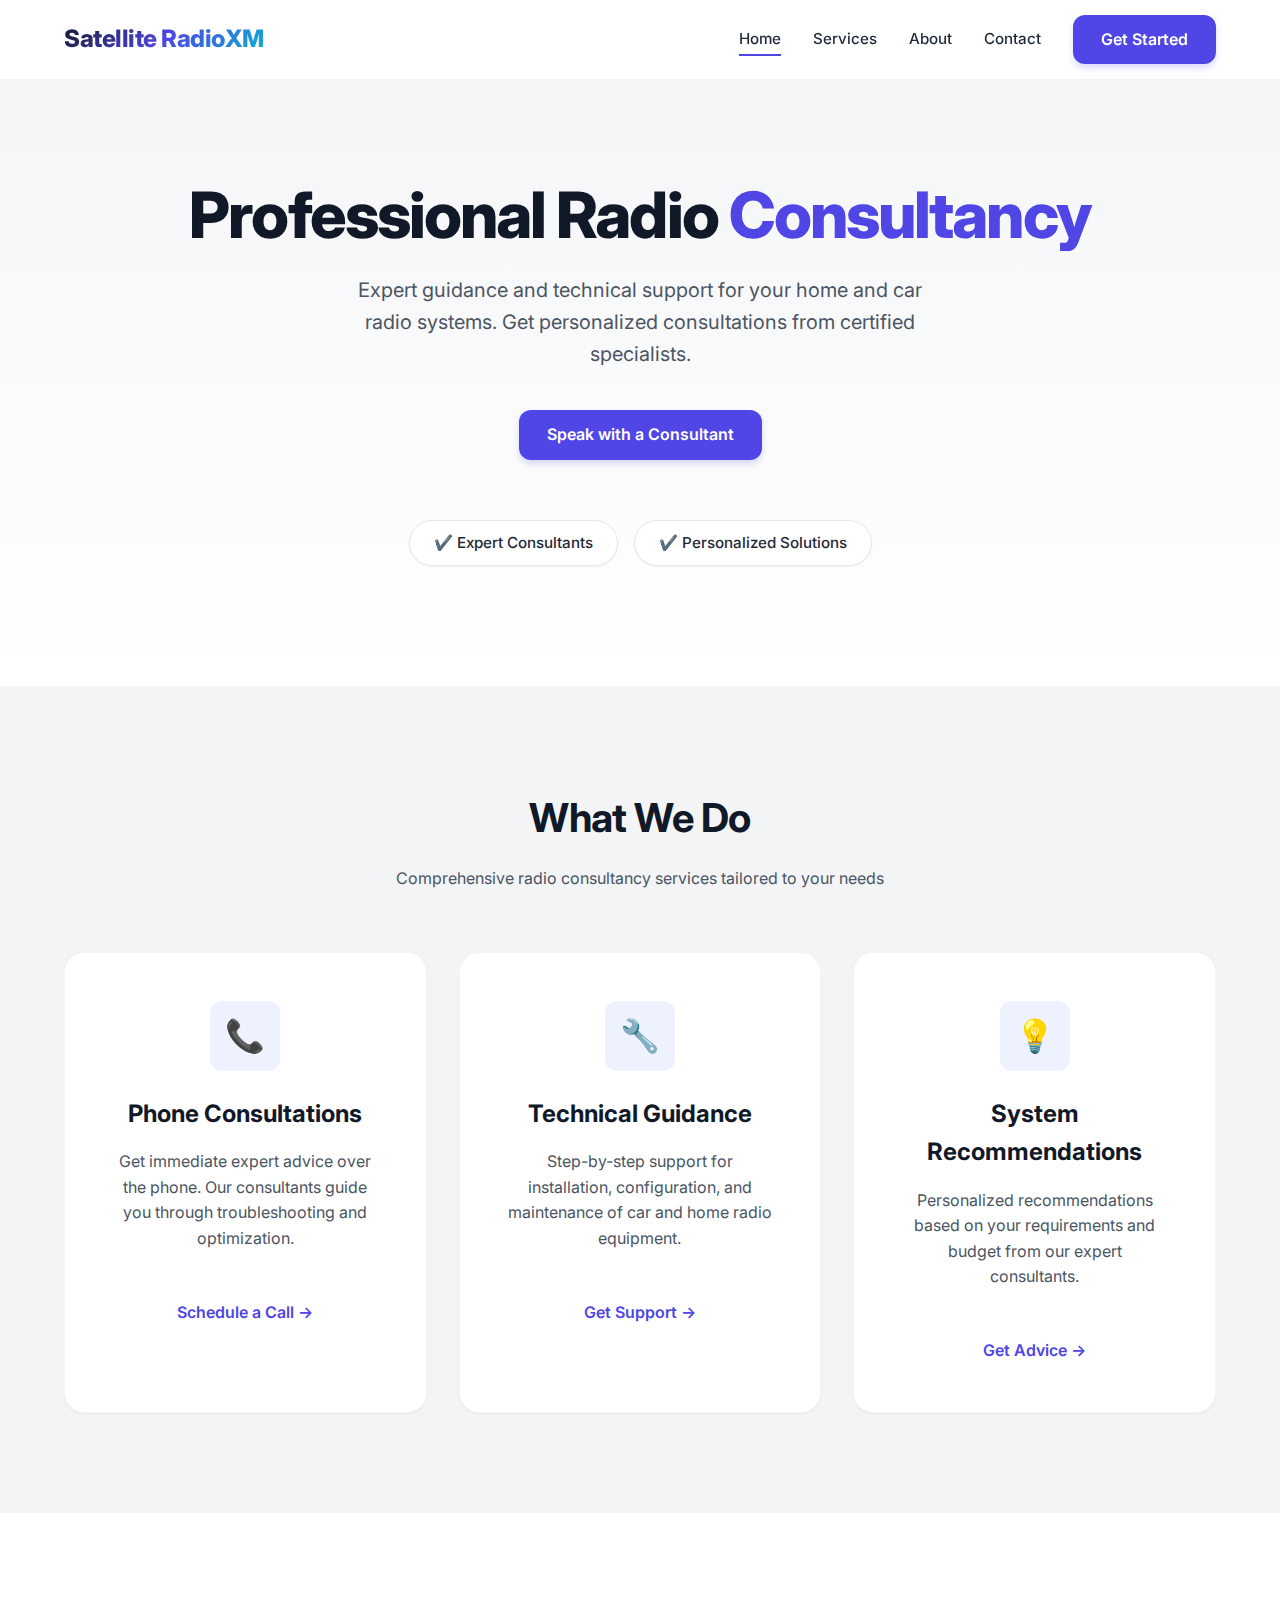
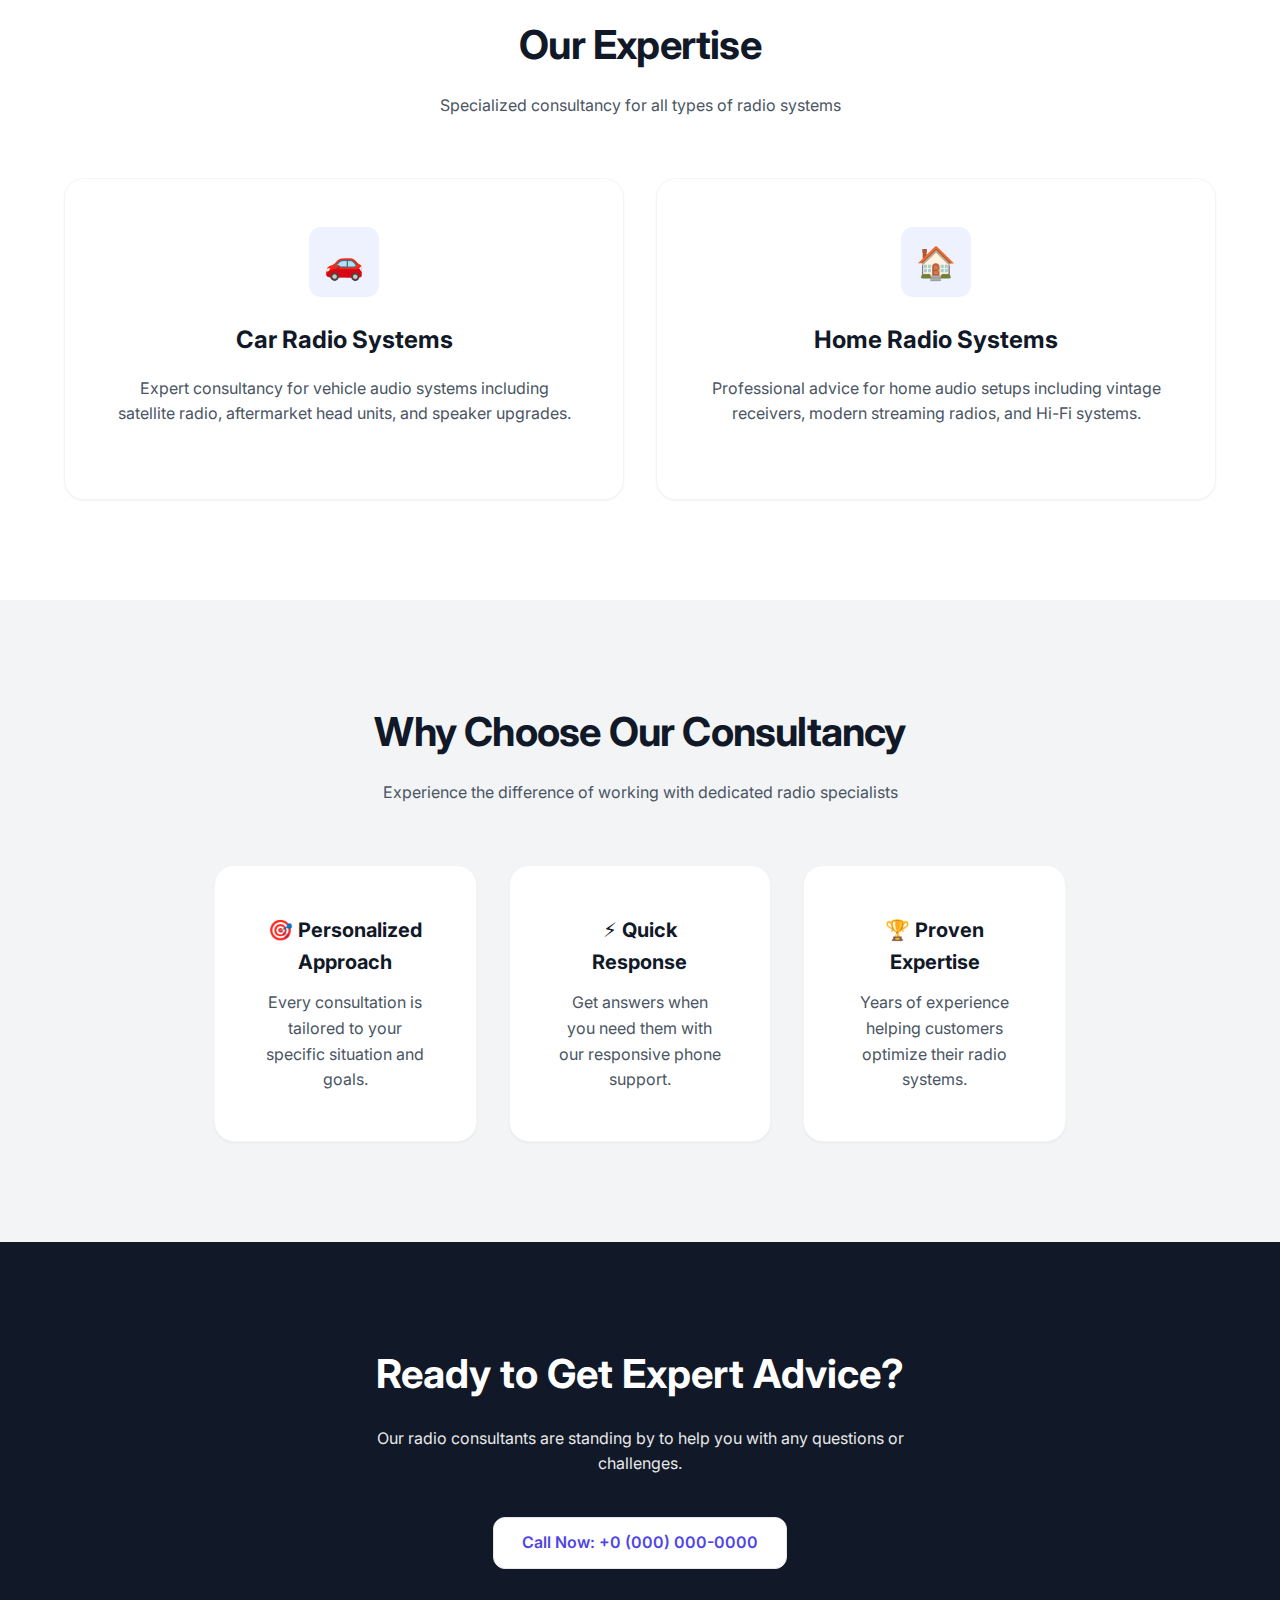
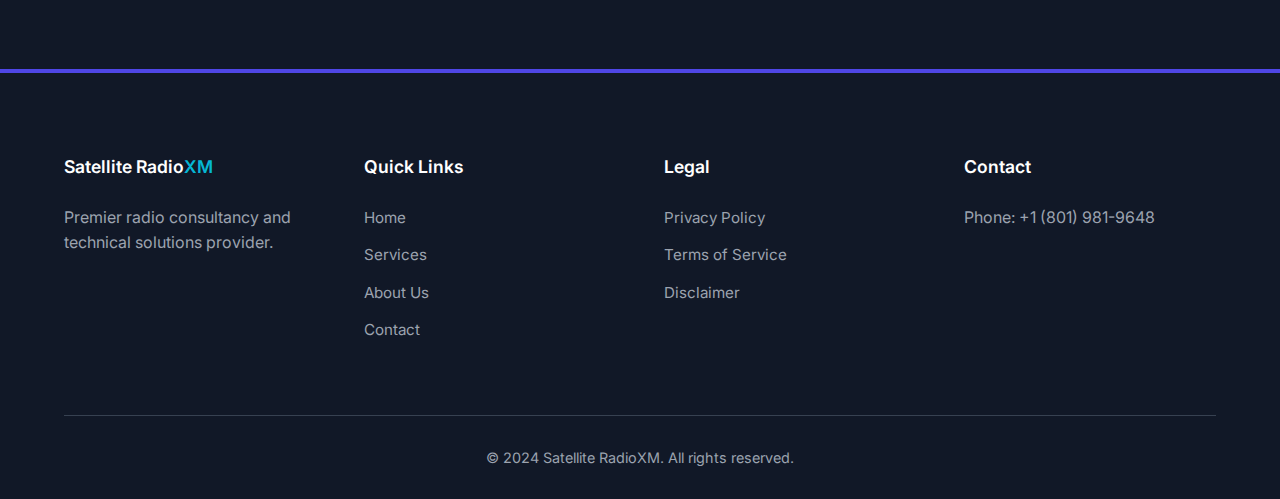
<file: index.html>
<!DOCTYPE html>
<html lang="en">

<head>
    <meta charset="UTF-8">
    <meta name="viewport" content="width=device-width, initial-scale=1.0">
    <title>Professional Radio Consultancy Services | Satellite RadioXM</title>
    <meta name="description"
        content="Expert radio consultancy services for home and car audio systems. Get professional guidance, troubleshooting, and technical support from Satellite RadioXM specialists.">
    <link rel="stylesheet" href="css/style.css">
    <link rel="preconnect" href="https://fonts.googleapis.com">
    <link rel="preconnect" href="https://fonts.gstatic.com" crossorigin>
    <link href="https://fonts.googleapis.com/css2?family=Inter:wght@400;500;600;700;800&display=swap" rel="stylesheet">
</head>

<body>

    <!-- Header -->
    <header class="header">
        <div class="container nav">
            <a href="index.html" class="logo">
                Satellite Radio<span class="text-accent">XM</span>
            </a>
            <button class="mobile-menu-btn" aria-label="Toggle navigation">&#9776;</button>
            <nav class="nav-links">
                <a href="index.html" class="active">Home</a>
                <a href="services.html">Services</a>
                <a href="about.html">About</a>
                <a href="contact.html">Contact</a>
                <a href="contact.html" class="btn btn-primary">Get Started</a>
            </nav>
        </div>
    </header>

    <!-- Hero Section -->
    <section class="hero">
        <div class="container">
            <div class="animate-up">
                <h1>Professional Radio <span class="text-primary">Consultancy</span></h1>
                <p>Expert guidance and technical support for your home and car radio systems. Get personalized
                    consultations from certified specialists.</p>
                <div class="hero-cta">
                    <a href="tel:+00000000000" class="btn btn-primary">Speak with a Consultant</a>
                </div>
            </div>

            <div class="credential-badges delay-100 animate-up">
                <span class="badge">✔️ Expert Consultants</span>
                <span class="badge">✔️ Personalized Solutions</span>
            </div>
        </div>
    </section>

    <!-- What We Do Section -->
    <section class="section-padding">
        <div class="container">
            <div class="section-header animate-up">
                <h2>What We Do</h2>
                <p class="text-light">Comprehensive radio consultancy services tailored to your needs</p>
            </div>

            <div class="features-grid">
                <article class="feature-card animate-up delay-100">
                    <div class="icon-box">📞</div>
                    <h3>Phone Consultations</h3>
                    <p class="text-light mb-md">Get immediate expert advice over the phone. Our consultants guide you
                        through troubleshooting and optimization.</p>
                    <a href="contact.html" class="feature-link">Schedule a Call &rarr;</a>
                </article>

                <article class="feature-card animate-up delay-200">
                    <div class="icon-box">🔧</div>
                    <h3>Technical Guidance</h3>
                    <p class="text-light mb-md">Step-by-step support for installation, configuration, and maintenance
                        of car and home radio equipment.</p>
                    <a href="contact.html" class="feature-link">Get Support &rarr;</a>
                </article>

                <article class="feature-card animate-up delay-300">
                    <div class="icon-box">💡</div>
                    <h3>System Recommendations</h3>
                    <p class="text-light mb-md">Personalized recommendations based on your requirements and budget from
                        our expert consultants.</p>
                    <a href="contact.html" class="feature-link">Get Advice &rarr;</a>
                </article>
            </div>
        </div>
    </section>

    <!-- Our Expertise Section -->
    <section class="section-padding bg-surface">
        <div class="container">
            <div class="section-header animate-up">
                <h2>Our Expertise</h2>
                <p class="text-light">Specialized consultancy for all types of radio systems</p>
            </div>

            <div class="features-grid">
                <article class="feature-card animate-up delay-100">
                    <div class="icon-box">🚗</div>
                    <h3>Car Radio Systems</h3>
                    <p class="text-light mb-md">Expert consultancy for vehicle audio systems including satellite
                        radio, aftermarket head units, and speaker upgrades.</p>
                </article>

                <article class="feature-card animate-up delay-200">
                    <div class="icon-box">🏠</div>
                    <h3>Home Radio Systems</h3>
                    <p class="text-light mb-md">Professional advice for home audio setups including vintage receivers,
                        modern streaming radios, and Hi-Fi systems.</p>
                </article>
            </div>
        </div>
    </section>

    <!-- Why Choose Us Section -->
    <section class="section-padding">
        <div class="container" style="max-width: 900px;">
            <div class="section-header animate-up">
                <h2>Why Choose Our Consultancy</h2>
                <p class="text-light">Experience the difference of working with dedicated radio specialists</p>
            </div>

            <div class="features-grid" style="grid-template-columns: repeat(auto-fit, minmax(250px, 1fr));">
                <div class="feature-card text-left animate-up delay-100">
                    <h3 style="font-size: 1.25rem; margin-bottom: 12px;">🎯 Personalized Approach</h3>
                    <p class="text-light">Every consultation is tailored to your specific situation and goals.</p>
                </div>

                <div class="feature-card text-left animate-up delay-200">
                    <h3 style="font-size: 1.25rem; margin-bottom: 12px;">⚡ Quick Response</h3>
                    <p class="text-light">Get answers when you need them with our responsive phone support.</p>
                </div>

                <div class="feature-card text-left animate-up delay-300">
                    <h3 style="font-size: 1.25rem; margin-bottom: 12px;">🏆 Proven Expertise</h3>
                    <p class="text-light">Years of experience helping customers optimize their radio systems.</p>
                </div>
            </div>
        </div>
    </section>

    <!-- Call to Action Band -->
    <section class="section-padding cta-band">
        <div class="container animate-up">
            <h2>Ready to Get Expert Advice?</h2>
            <p class="text-white mb-lg" style="opacity: 0.9; max-width: 600px; margin-left: auto; margin-right: auto;">
                Our radio consultants are standing by to help you with any questions or challenges.</p>
            <a href="tel:+00000000000" class="btn btn-secondary">Call Now: +0 (000) 000-0000</a>
        </div>
    </section>

    <!-- Footer -->
    <footer class="footer">
        <div class="container">
            <div class="footer-grid">
                <div>
                    <h3 class="text-white">Satellite Radio<span class="text-accent">XM</span></h3>
                    <p style="max-width: 300px;">Premier radio consultancy and technical solutions provider.</p>
                </div>
                <div>
                    <h3>Quick Links</h3>
                    <ul class="footer-links">
                        <li><a href="index.html">Home</a></li>
                        <li><a href="services.html">Services</a></li>
                        <li><a href="about.html">About Us</a></li>
                        <li><a href="contact.html">Contact</a></li>
                    </ul>
                </div>
                <div>
                    <h3>Legal</h3>
                    <ul class="footer-links">
                        <li><a href="privacy.html">Privacy Policy</a></li>
                        <li><a href="terms.html">Terms of Service</a></li>
                        <li><a href="contact.html">Disclaimer</a></li>
                    </ul>
                </div>
                <div>
                    <h3>Contact</h3>
                    <ul class="footer-links">
                        <li><span>Phone:</span> +1 (801) 981-9648</li>
                    </ul>
                </div>
            </div>
            <div class="copyright">
                <p>&copy; 2024 Satellite RadioXM. All rights reserved.</p>
            </div>
        </div>
    </footer>
    <script src="js/main.js"></script>
</body>

</html>
</file>
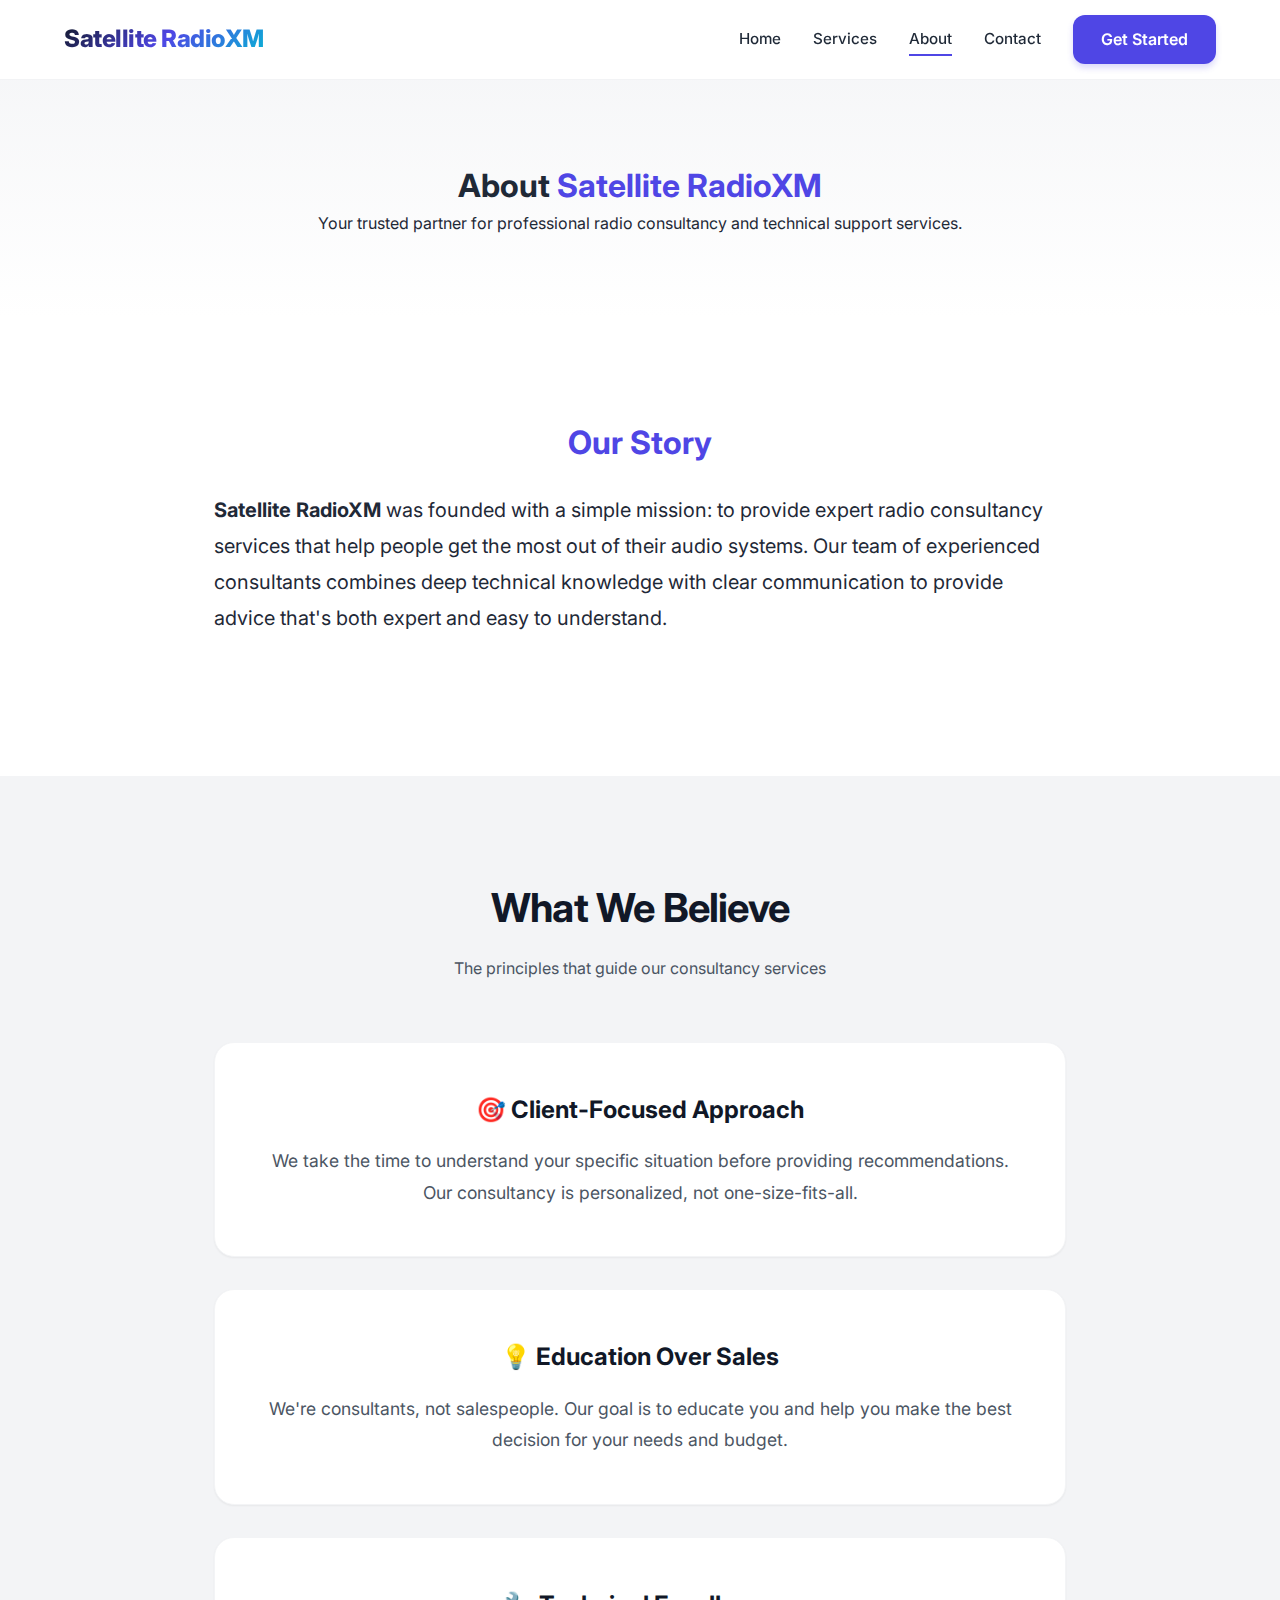
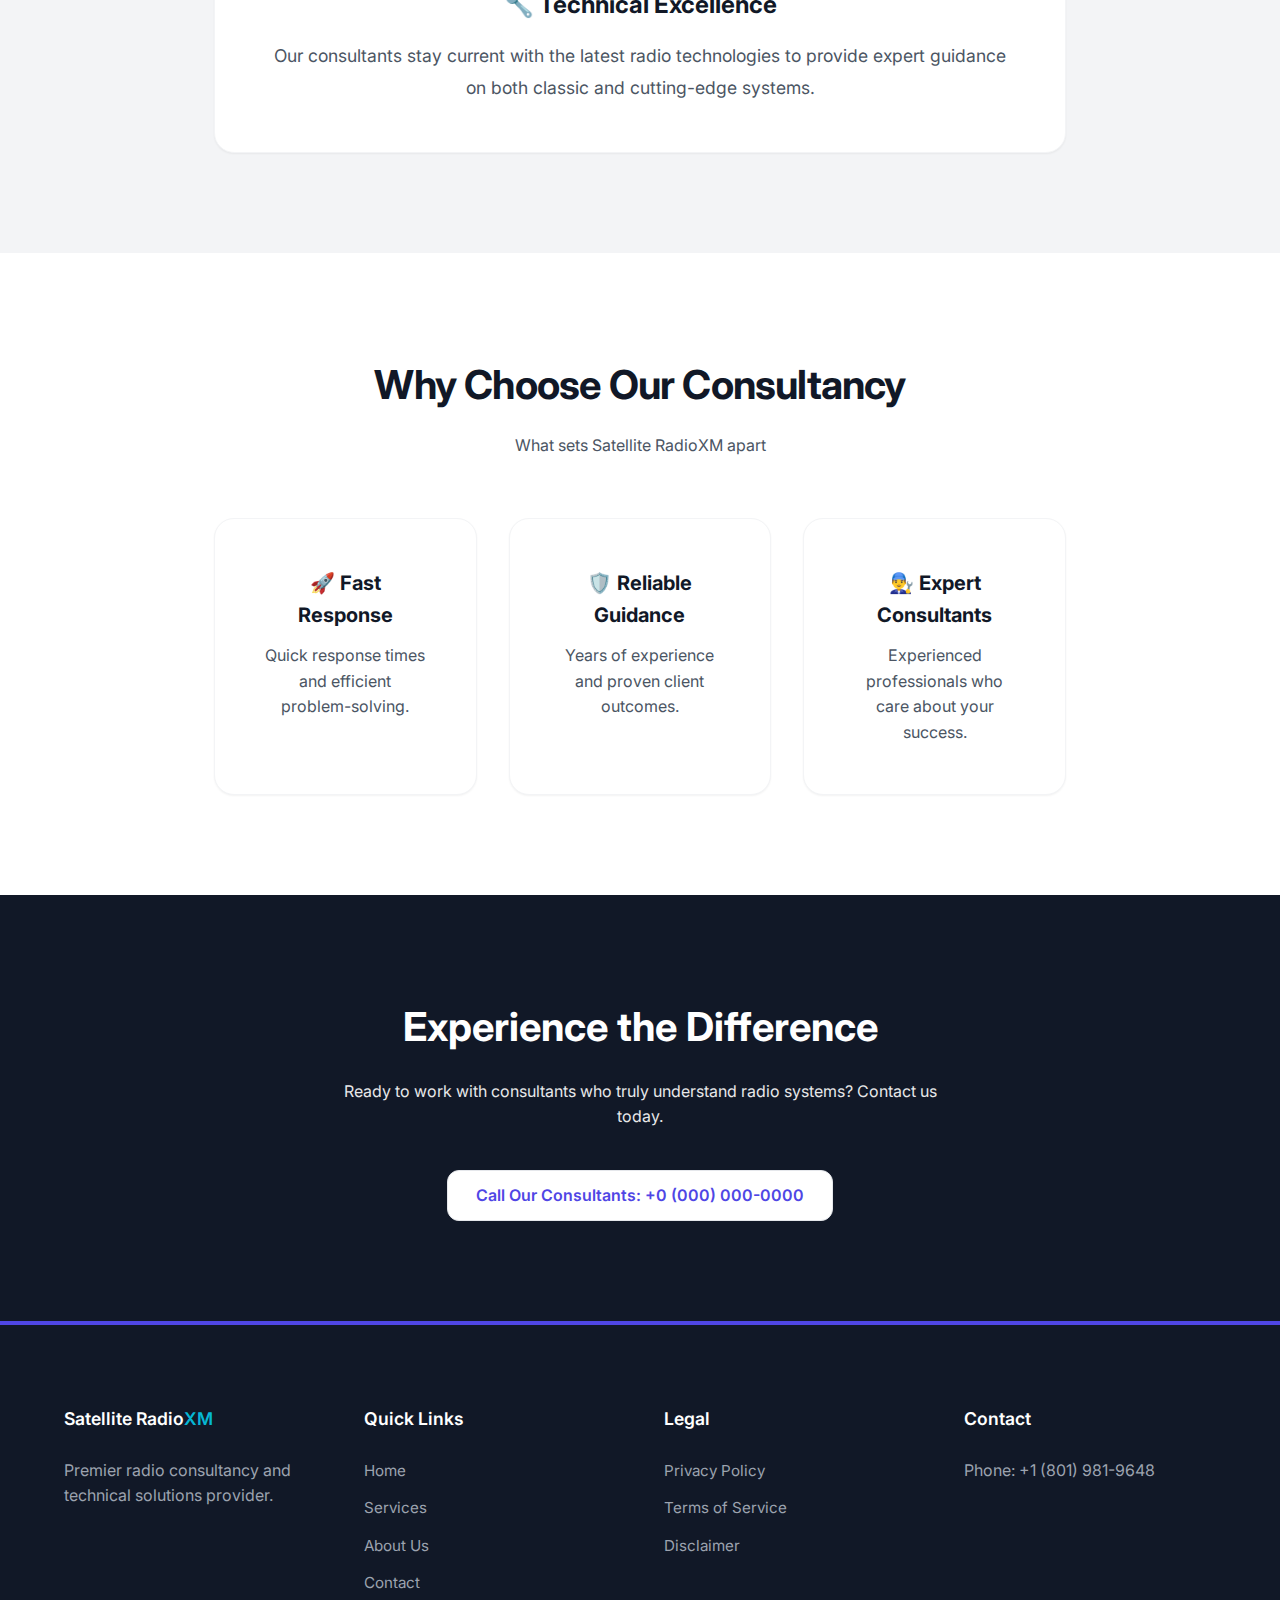
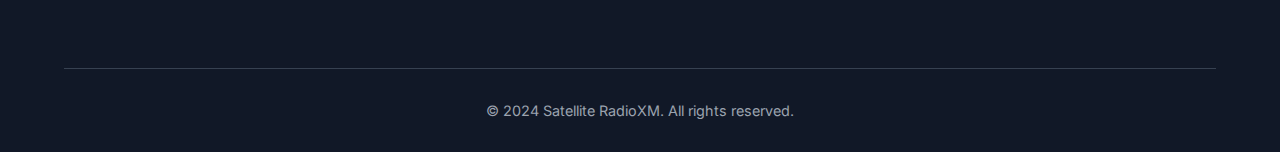
<file: about.html>
<!DOCTYPE html>
<html lang="en">

<head>
    <meta charset="UTF-8">
    <meta name="viewport" content="width=device-width, initial-scale=1.0">
    <title>About Our Radio Consultancy | Satellite RadioXM</title>
    <meta name="description"
        content="Learn about Satellite RadioXM, a leading radio consultancy firm providing expert guidance and technical support for home and car audio systems.">
    <link rel="stylesheet" href="css/style.css">
    <link rel="preconnect" href="https://fonts.googleapis.com">
    <link rel="preconnect" href="https://fonts.gstatic.com" crossorigin>
    <link href="https://fonts.googleapis.com/css2?family=Inter:wght@400;500;600;700;800&display=swap" rel="stylesheet">
</head>

<body>

    <!-- Header -->
    <header class="header">
        <div class="container nav">
            <a href="index.html" class="logo">
                Satellite Radio<span class="text-accent">XM</span>
            </a>
            <button class="mobile-menu-btn" aria-label="Toggle navigation">&#9776;</button>
            <nav class="nav-links">
                <a href="index.html">Home</a>
                <a href="services.html">Services</a>
                <a href="about.html" class="active">About</a>
                <a href="contact.html">Contact</a>
                <a href="contact.html" class="btn btn-primary">Get Started</a>
            </nav>
        </div>
    </header>

    <!-- Page Hero -->
    <section class="hero-min">
        <div class="container animate-up">
            <h1>About <span class="text-primary">Satellite RadioXM</span></h1>
            <p>Your trusted partner for professional radio consultancy and technical support services.</p>
        </div>
    </section>

    <!-- Our Story Section -->
    <section class="section-padding bg-surface">
        <div class="container" style="max-width: 900px;">
            <div class="animate-up delay-100">
                <h2 class="text-primary mb-md text-center" style="font-size: 2rem;">Our Story</h2>
                <p class="mb-lg" style="font-size: 1.25rem; line-height: 1.8;">
                    <strong>Satellite RadioXM</strong> was founded with a simple mission: to provide expert radio
                    consultancy services that help people get the most out of their audio systems. Our team of
                    experienced consultants combines deep technical knowledge with clear communication to provide
                    advice that's both expert and easy to understand.
                </p>
            </div>
        </div>
    </section>

    <!-- What We Believe Section -->
    <section class="section-padding">
        <div class="container" style="max-width: 900px;">
            <div class="section-header animate-up">
                <h2>What We Believe</h2>
                <p class="text-light">The principles that guide our consultancy services</p>
            </div>

            <div class="features-grid" style="grid-template-columns: 1fr;">
                <article class="feature-card text-left animate-up delay-100">
                    <h3 style="font-size: 1.5rem; margin-bottom: 16px;">🎯 Client-Focused Approach</h3>
                    <p class="text-light" style="font-size: 1.1rem; line-height: 1.8;">
                        We take the time to understand your specific situation before providing recommendations. Our
                        consultancy is personalized, not one-size-fits-all.
                    </p>
                </article>

                <article class="feature-card text-left animate-up delay-200">
                    <h3 style="font-size: 1.5rem; margin-bottom: 16px;">💡 Education Over Sales</h3>
                    <p class="text-light" style="font-size: 1.1rem; line-height: 1.8;">
                        We're consultants, not salespeople. Our goal is to educate you and help you make the best
                        decision for your needs and budget.
                    </p>
                </article>

                <article class="feature-card text-left animate-up delay-300">
                    <h3 style="font-size: 1.5rem; margin-bottom: 16px;">🔧 Technical Excellence</h3>
                    <p class="text-light" style="font-size: 1.1rem; line-height: 1.8;">
                        Our consultants stay current with the latest radio technologies to provide expert guidance on
                        both classic and cutting-edge systems.
                    </p>
                </article>
            </div>
        </div>
    </section>

    <!-- Why Choose Us Section -->
    <section class="section-padding bg-surface">
        <div class="container" style="max-width: 900px;">
            <div class="section-header animate-up">
                <h2>Why Choose Our Consultancy</h2>
                <p class="text-light">What sets Satellite RadioXM apart</p>
            </div>

            <div class="features-grid" style="grid-template-columns: repeat(auto-fit, minmax(250px, 1fr));">
                <div class="feature-card text-left animate-up delay-100">
                    <h3 style="font-size: 1.25rem; margin-bottom: 12px;">🚀 Fast Response</h3>
                    <p class="text-light">Quick response times and efficient problem-solving.</p>
                </div>

                <div class="feature-card text-left animate-up delay-200">
                    <h3 style="font-size: 1.25rem; margin-bottom: 12px;">🛡️ Reliable Guidance</h3>
                    <p class="text-light">Years of experience and proven client outcomes.</p>
                </div>

                <div class="feature-card text-left animate-up delay-300">
                    <h3 style="font-size: 1.25rem; margin-bottom: 12px;">👨‍🔧 Expert Consultants</h3>
                    <p class="text-light">Experienced professionals who care about your success.</p>
                </div>
            </div>
        </div>
    </section>

    <!-- CTA Section -->
    <section class="cta-band section-padding">
        <div class="container animate-up">
            <h2>Experience the Difference</h2>
            <p class="text-white mb-lg" style="opacity: 0.9; max-width: 600px; margin-left: auto; margin-right: auto;">
                Ready to work with
                consultants who truly understand radio systems? Contact us today.</p>
            <a href="tel:+00000000000" class="btn btn-secondary">Call Our Consultants: +0 (000) 000-0000</a>
        </div>
    </section>

    <!-- Footer -->
    <footer class="footer">
        <div class="container">
            <div class="footer-grid">
                <div>
                    <h3 class="text-white">Satellite Radio<span class="text-accent">XM</span></h3>
                    <p style="max-width: 300px;">Premier radio consultancy and technical solutions provider.</p>
                </div>
                <div>
                    <h3>Quick Links</h3>
                    <ul class="footer-links">
                        <li><a href="index.html">Home</a></li>
                        <li><a href="services.html">Services</a></li>
                        <li><a href="about.html">About Us</a></li>
                        <li><a href="contact.html">Contact</a></li>
                    </ul>
                </div>
                <div>
                    <h3>Legal</h3>
                    <ul class="footer-links">
                        <li><a href="privacy.html">Privacy Policy</a></li>
                        <li><a href="terms.html">Terms of Service</a></li>
                        <li><a href="contact.html">Disclaimer</a></li>
                    </ul>
                </div>
                <div>
                    <h3>Contact</h3>
                    <ul class="footer-links">
                        <li><span>Phone:</span> +1 (801) 981-9648</li>
                    </ul>
                </div>
            </div>
            <div class="copyright">
                <p>&copy; 2024 Satellite RadioXM. All rights reserved.</p>
            </div>
        </div>
    </footer>
    <script src="js/main.js"></script>
</body>

</html>
</file>
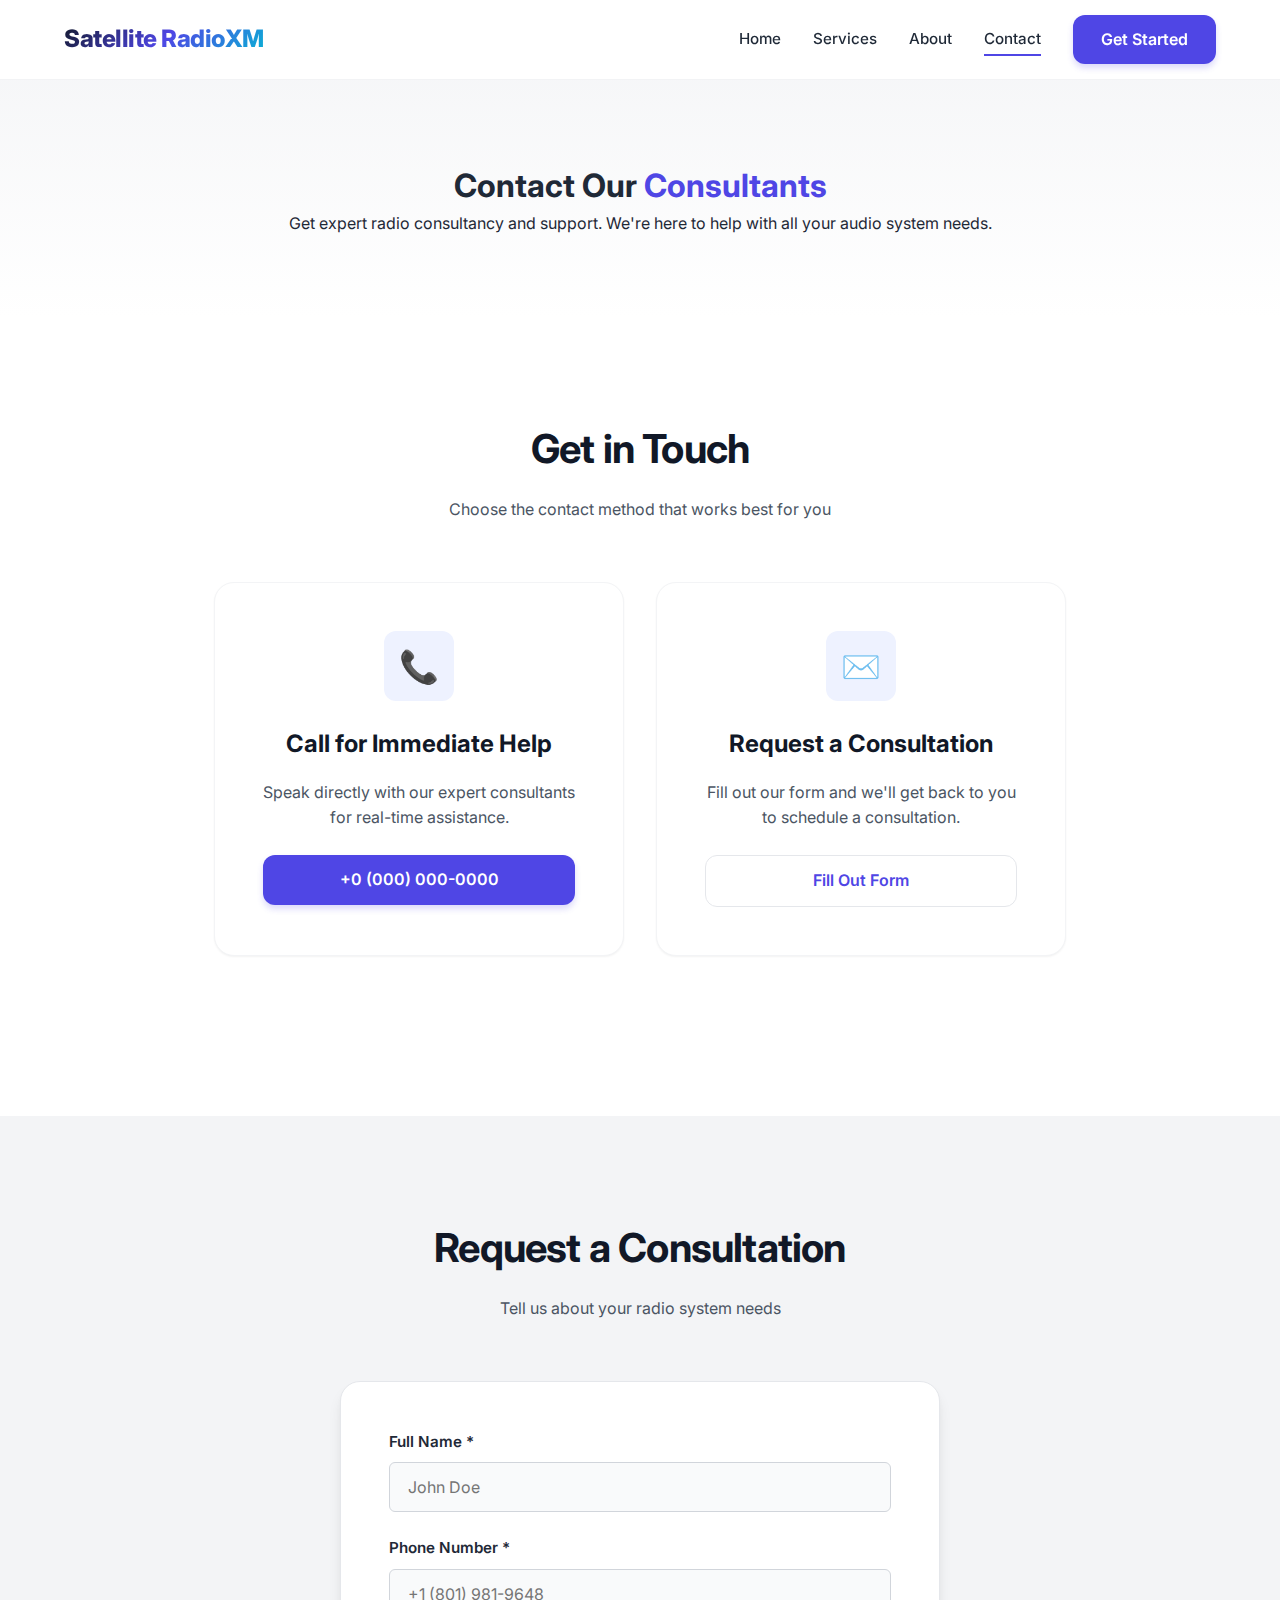
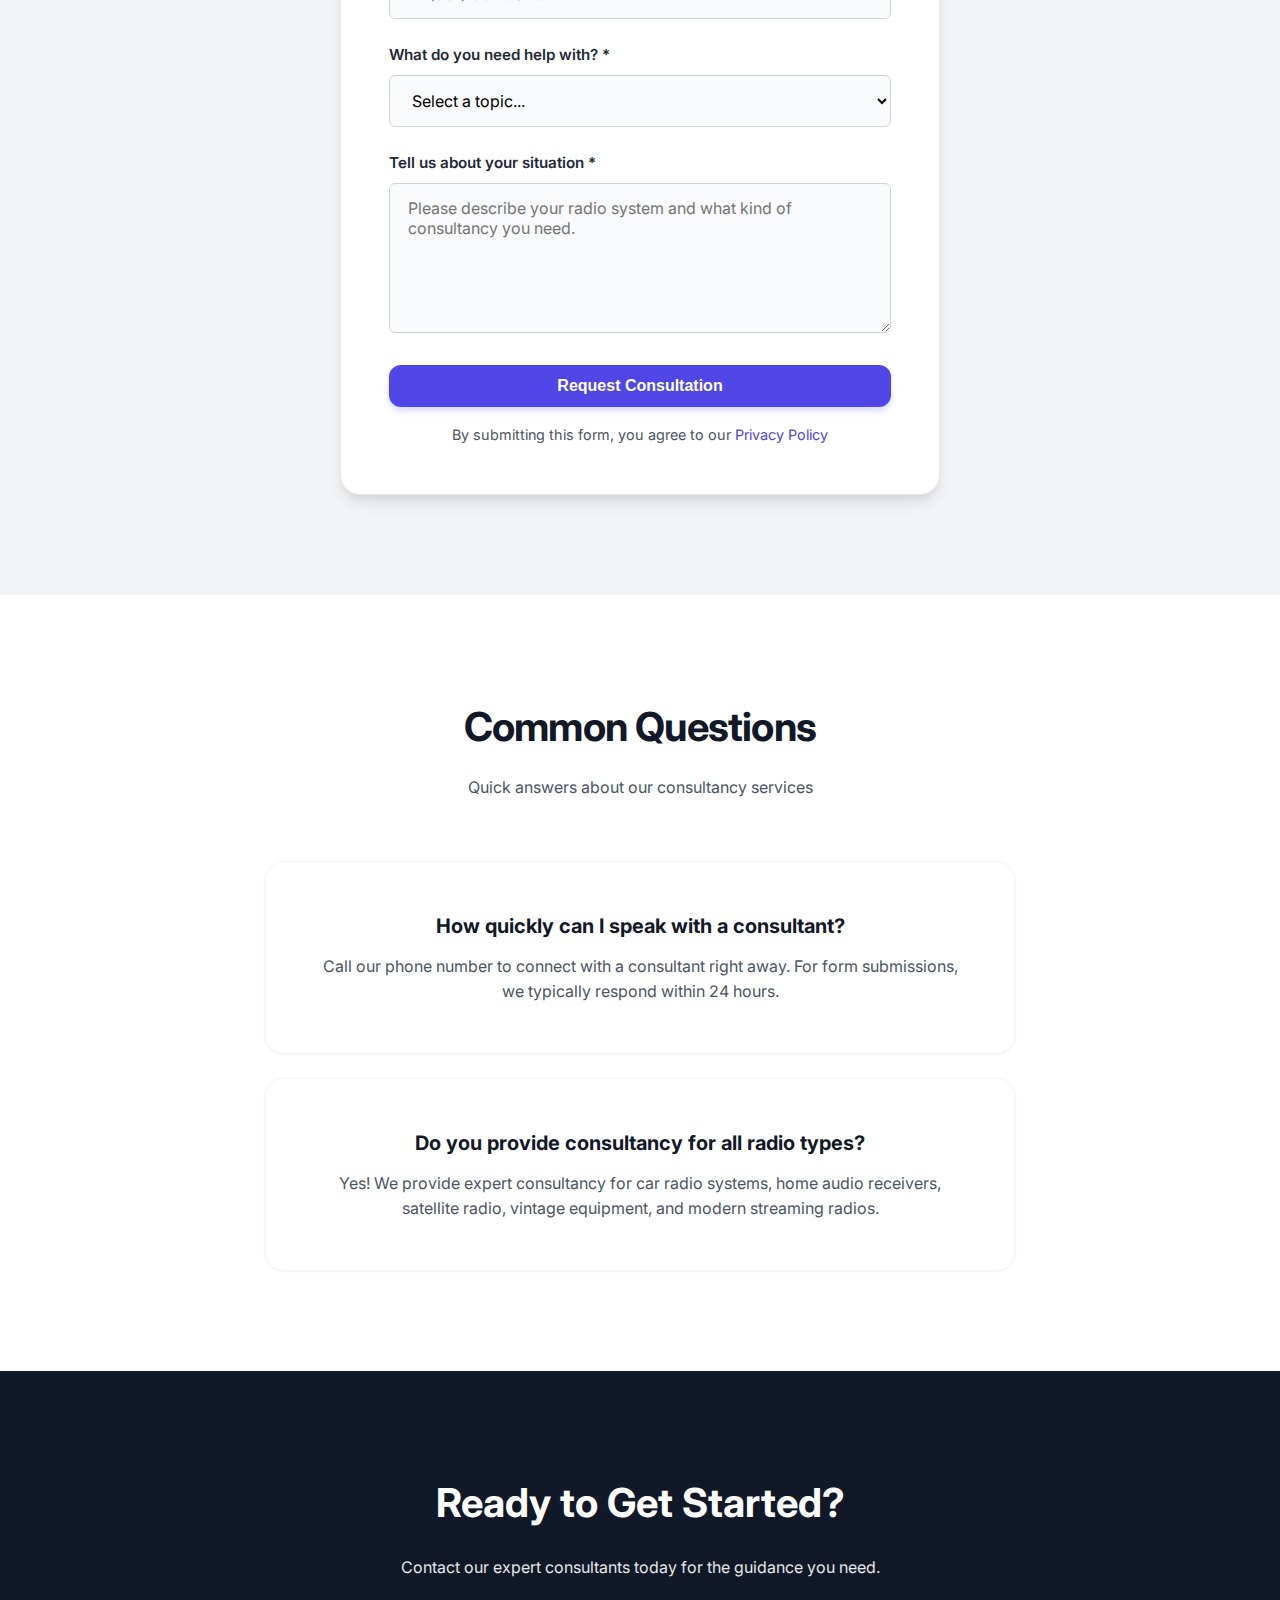
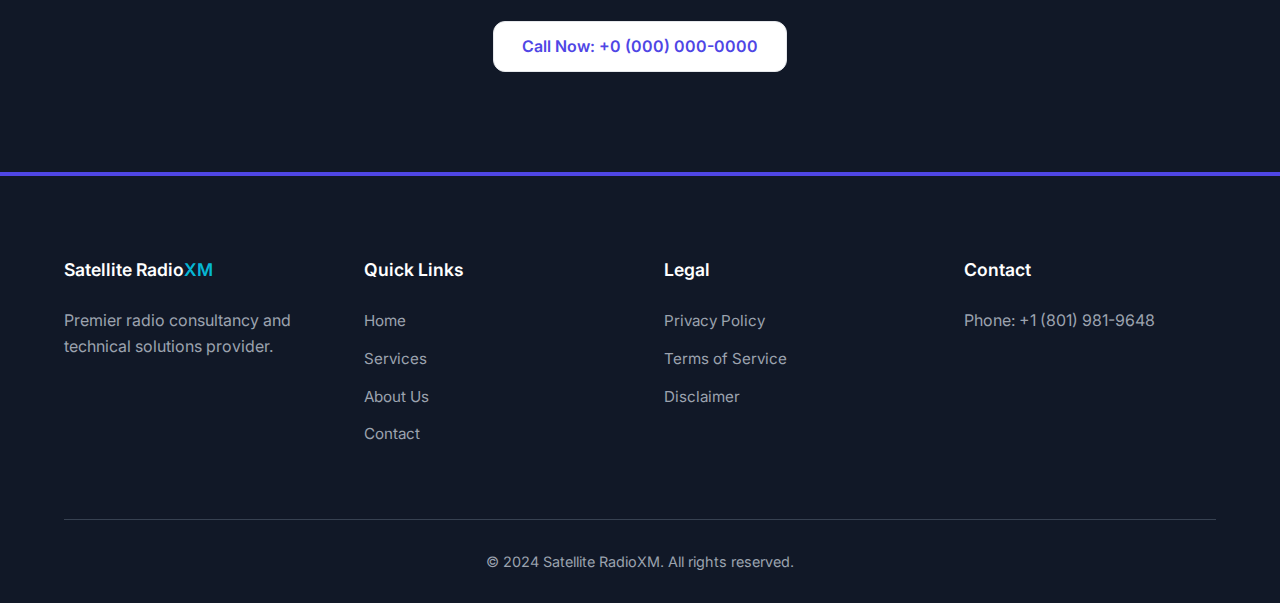
<file: contact.html>
<!DOCTYPE html>
<html lang="en">

<head>
    <meta charset="UTF-8">
    <meta name="viewport" content="width=device-width, initial-scale=1.0">
    <title>Contact Our Radio Consultants | Satellite RadioXM</title>
    <meta name="description"
        content="Get in touch with our expert radio consultants. Call us for immediate assistance or fill out our contact form to schedule a consultation.">
    <link rel="stylesheet" href="css/style.css">
    <link rel="preconnect" href="https://fonts.googleapis.com">
    <link rel="preconnect" href="https://fonts.gstatic.com" crossorigin>
    <link href="https://fonts.googleapis.com/css2?family=Inter:wght@400;500;600;700;800&display=swap" rel="stylesheet">
</head>

<body>

    <!-- Header -->
    <header class="header">
        <div class="container nav">
            <a href="index.html" class="logo">
                Satellite Radio<span class="text-accent">XM</span>
            </a>
            <button class="mobile-menu-btn" aria-label="Toggle navigation">&#9776;</button>
            <nav class="nav-links">
                <a href="index.html">Home</a>
                <a href="services.html">Services</a>
                <a href="about.html">About</a>
                <a href="contact.html" class="active">Contact</a>
                <a href="contact.html" class="btn btn-primary">Get Started</a>
            </nav>
        </div>
    </header>

    <!-- Page Header -->
    <section class="hero-min">
        <div class="container animate-up">
            <h1>Contact Our <span class="text-primary">Consultants</span></h1>
            <p>Get expert radio consultancy and support. We're here to help with all your audio system needs.</p>
        </div>
    </section>

    <!-- Contact Methods Section -->
    <section class="section-padding bg-surface">
        <div class="container" style="max-width: 900px;">
            <div class="section-header animate-up">
                <h2>Get in Touch</h2>
                <p class="text-light">Choose the contact method that works best for you</p>
            </div>

            <div class="features-grid"
                style="grid-template-columns: repeat(auto-fit, minmax(280px, 1fr)); margin-bottom: 60px;">
                <article class="feature-card text-center animate-up delay-100">
                    <div class="icon-box">📞</div>
                    <h3>Call for Immediate Help</h3>
                    <p class="text-light mb-md">Speak directly with our expert consultants for real-time assistance.</p>
                    <a href="tel:+00000000000" class="btn btn-primary" style="width: 100%;">+0 (000) 000-0000</a>
                </article>

                <article class="feature-card text-center animate-up delay-200">
                    <div class="icon-box">✉️</div>
                    <h3>Request a Consultation</h3>
                    <p class="text-light mb-md">Fill out our form and we'll get back to you to schedule a consultation.
                    </p>
                    <a href="#contact-form" class="btn btn-secondary" style="width: 100%;">Fill Out Form</a>
                </article>
            </div>
        </div>
    </section>

    <!-- Contact Form Section -->
    <section class="section-padding" id="contact-form">
        <div class="container">
            <div class="section-header animate-up">
                <h2>Request a Consultation</h2>
                <p class="text-light">Tell us about your radio system needs</p>
            </div>

            <div class="animate-up delay-100">
                <div class="form-container">
                    <form id="contactForm" action="/contact-submit" method="POST">
                        <div class="form-group">
                            <label for="name">Full Name *</label>
                            <input type="text" id="name" name="name" required placeholder="John Doe">
                        </div>

                        <div class="form-group">
                            <label for="phone">Phone Number *</label>
                            <input type="tel" id="phone" name="phone" required placeholder="+1 (801) 981-9648">
                        </div>

                        <div class="form-group">
                            <label for="subject">What do you need help with? *</label>
                            <select id="subject" name="subject" required>
                                <option value="">Select a topic...</option>
                                <option value="Car Radio Consultancy">Car Radio Consultancy</option>
                                <option value="Home Radio Consultancy">Home Radio Consultancy</option>
                                <option value="Technical Support">Technical Support</option>
                                <option value="Equipment Recommendations">Equipment Recommendations</option>
                                <option value="Installation Guidance">Installation Guidance</option>
                                <option value="Troubleshooting">Troubleshooting</option>
                                <option value="Other">Other</option>
                            </select>
                        </div>

                        <div class="form-group">
                            <label for="message">Tell us about your situation *</label>
                            <textarea id="message" name="message" rows="6" required
                                placeholder="Please describe your radio system and what kind of consultancy you need."></textarea>
                        </div>

                        <button type="submit" class="btn btn-primary" style="width: 100%;">Request Consultation</button>

                        <p class="text-light text-center" style="margin-top: 16px; font-size: 0.9rem;">
                            By submitting this form, you agree to our <a href="privacy.html"
                                class="text-primary">Privacy Policy</a>
                        </p>
                    </form>
                </div>
            </div>
        </div>
    </section>

    <!-- FAQ Section -->
    <section class="section-padding bg-surface">
        <div class="container" style="max-width: 800px;">
            <div class="section-header animate-up">
                <h2>Common Questions</h2>
                <p class="text-light">Quick answers about our consultancy services</p>
            </div>

            <div class="animate-up delay-100">
                <article class="feature-card text-left" style="margin-bottom: 24px;">
                    <h3 style="font-size: 1.25rem; margin-bottom: 12px;">How quickly can I speak with a consultant?</h3>
                    <p class="text-light">Call our phone number to connect with a consultant right away. For form
                        submissions, we typically respond within 24 hours.</p>
                </article>

                <article class="feature-card text-left">
                    <h3 style="font-size: 1.25rem; margin-bottom: 12px;">Do you provide consultancy for all radio types?
                    </h3>
                    <p class="text-light">Yes! We provide expert consultancy for car radio systems, home audio
                        receivers,
                        satellite radio, vintage equipment, and modern streaming radios.</p>
                </article>
            </div>
        </div>
    </section>

    <!-- CTA Section -->
    <section class="cta-band section-padding">
        <div class="container animate-up">
            <h2>Ready to Get Started?</h2>
            <p class="text-white mb-lg" style="opacity: 0.9; max-width: 600px; margin-left: auto; margin-right: auto;">
                Contact our expert consultants today for the guidance you need.</p>
            <a href="tel:+00000000000" class="btn btn-secondary">Call Now: +0 (000) 000-0000</a>
        </div>
    </section>

    <!-- Footer -->
    <footer class="footer">
        <div class="container">
            <div class="footer-grid">
                <div>
                    <h3 class="text-white">Satellite Radio<span class="text-accent">XM</span></h3>
                    <p style="max-width: 300px;">Premier radio consultancy and technical solutions provider.</p>
                </div>
                <div>
                    <h3>Quick Links</h3>
                    <ul class="footer-links">
                        <li><a href="index.html">Home</a></li>
                        <li><a href="services.html">Services</a></li>
                        <li><a href="about.html">About Us</a></li>
                        <li><a href="contact.html">Contact</a></li>
                    </ul>
                </div>
                <div>
                    <h3>Legal</h3>
                    <ul class="footer-links">
                        <li><a href="privacy.html">Privacy Policy</a></li>
                        <li><a href="terms.html">Terms of Service</a></li>
                        <li><a href="contact.html">Disclaimer</a></li>
                    </ul>
                </div>
                <div>
                    <h3>Contact</h3>
                    <ul class="footer-links">
                        <li><span>Phone:</span> +1 (801) 981-9648</li>
                    </ul>
                </div>
            </div>
            <div class="copyright">
                <p>&copy; 2024 Satellite RadioXM. All rights reserved.</p>
            </div>
        </div>
    </footer>
    <script src="js/main.js"></script>
</body>

</html>
</file>
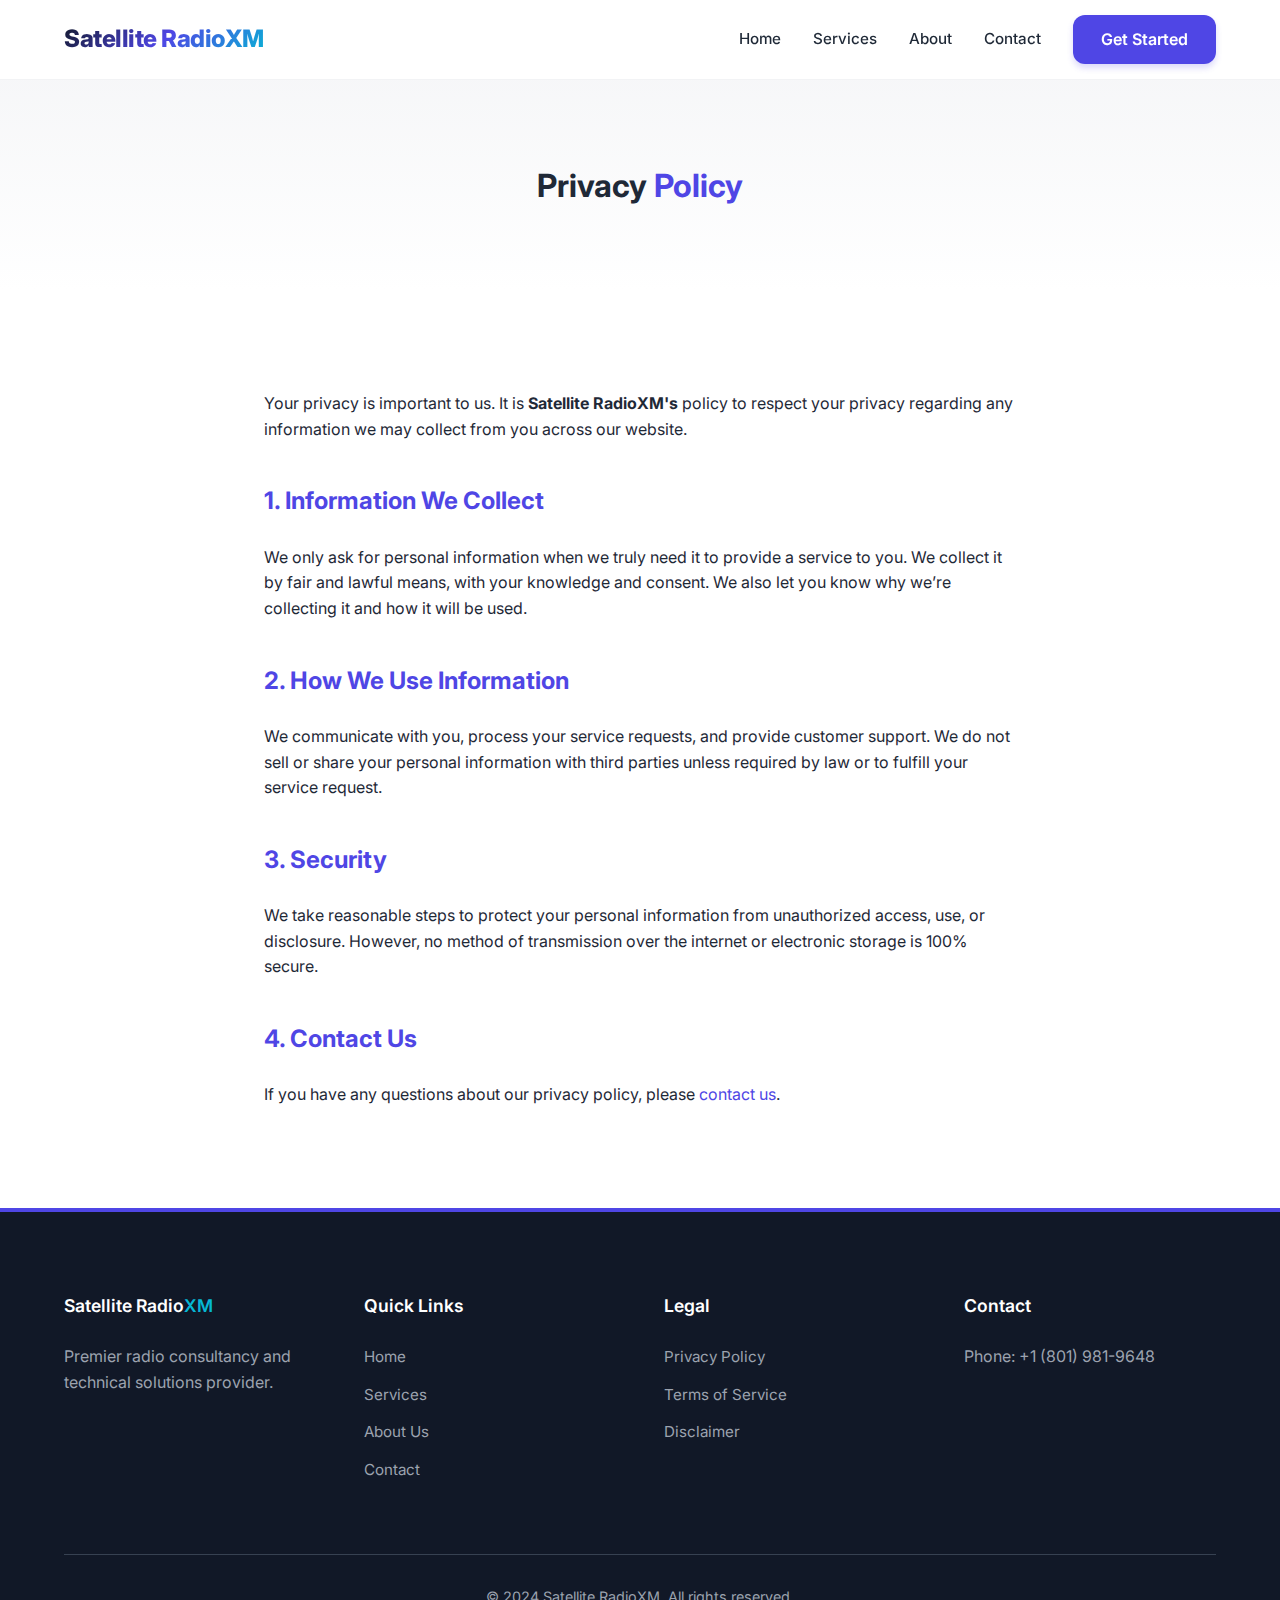
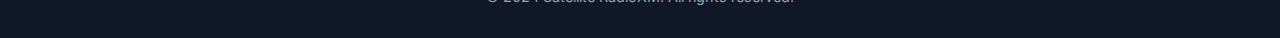
<file: privacy.html>
<!DOCTYPE html>
<html lang="en">

<head>
    <meta charset="UTF-8">
    <meta name="viewport" content="width=device-width, initial-scale=1.0">
    <title>Privacy Policy | Satellite RadioXM</title>
    <link rel="stylesheet" href="css/style.css">
    <link rel="preconnect" href="https://fonts.googleapis.com">
    <link rel="preconnect" href="https://fonts.gstatic.com" crossorigin>
    <link href="https://fonts.googleapis.com/css2?family=Inter:wght@400;500;600;700;800&display=swap" rel="stylesheet">
</head>

<body>

    <!-- Header -->
    <header class="header">
        <div class="container nav">
            <a href="index.html" class="logo">
                Satellite Radio<span class="text-accent">XM</span>
            </a>
            <button class="mobile-menu-btn" aria-label="Toggle navigation">&#9776;</button>
            <nav class="nav-links">
                <a href="index.html">Home</a>
                <a href="services.html">Services</a>
                <a href="about.html">About</a>
                <a href="contact.html">Contact</a>
                <a href="contact.html" class="btn btn-primary">Get Started</a>
            </nav>
        </div>
    </header>

    <!-- Page Header -->
    <section class="hero-min">
        <div class="container animate-up">
            <h1>Privacy <span class="text-primary">Policy</span></h1>
        </div>
    </section>

    <!-- Content -->
    <section class="section-padding bg-surface">
        <div class="container animate-up delay-100" style="max-width: 800px;">

            <p class="mb-lg">Your privacy is important to us. It is <strong>Satellite RadioXM's</strong> policy to
                respect your
                privacy regarding any information we may collect from you across our website.</p>

            <h2 class="text-primary mb-md" style="font-size: 1.5rem;">1. Information We Collect</h2>
            <p class="mb-lg">We only ask for personal information when we truly need it to provide a service to you. We
                collect it by
                fair and lawful means, with your knowledge and consent. We also let you know why we’re collecting it and
                how it will be used.</p>

            <h2 class="text-primary mb-md" style="font-size: 1.5rem;">2. How We Use Information</h2>
            <p class="mb-lg">We communicate with you, process your service requests, and provide customer support. We do
                not sell or
                share your personal information with third parties unless required by law or to fulfill your service
                request.</p>

            <h2 class="text-primary mb-md" style="font-size: 1.5rem;">3. Security</h2>
            <p class="mb-lg">We take reasonable steps to protect your personal information from unauthorized access,
                use, or
                disclosure. However, no method of transmission over the internet or electronic storage is 100% secure.
            </p>

            <h2 class="text-primary mb-md" style="font-size: 1.5rem;">4. Contact Us</h2>
            <p>If you have any questions about our privacy policy, please <a href="contact.html"
                    class="text-primary">contact us</a>.</p>
        </div>
    </section>

    <!-- Footer -->
    <footer class="footer">
        <div class="container">
            <div class="footer-grid">
                <div>
                    <h3 class="text-white">Satellite Radio<span class="text-accent">XM</span></h3>
                    <p style="max-width: 300px;">Premier radio consultancy and technical solutions
                        provider.</p>
                </div>
                <div>
                    <h3>Quick Links</h3>
                    <ul class="footer-links">
                        <li><a href="index.html">Home</a></li>
                        <li><a href="services.html">Services</a></li>
                        <li><a href="about.html">About Us</a></li>
                        <li><a href="contact.html">Contact</a></li>
                    </ul>
                </div>
                <div>
                    <h3>Legal</h3>
                    <ul class="footer-links">
                        <li><a href="privacy.html">Privacy Policy</a></li>
                        <li><a href="terms.html">Terms of Service</a></li>
                        <li><a href="contact.html">Disclaimer</a></li>
                    </ul>
                </div>
                <div>
                    <h3>Contact</h3>
                    <ul class="footer-links">
                        <li><span>Phone:</span> +1 (801) 981-9648</li>
                    </ul>
                </div>
            </div>
            <div class="copyright">
                <p>&copy; 2024 Satellite RadioXM. All rights reserved.</p>
            </div>
        </div>
    </footer>
    <script src="js/main.js"></script>
</body>

</html>
</file>
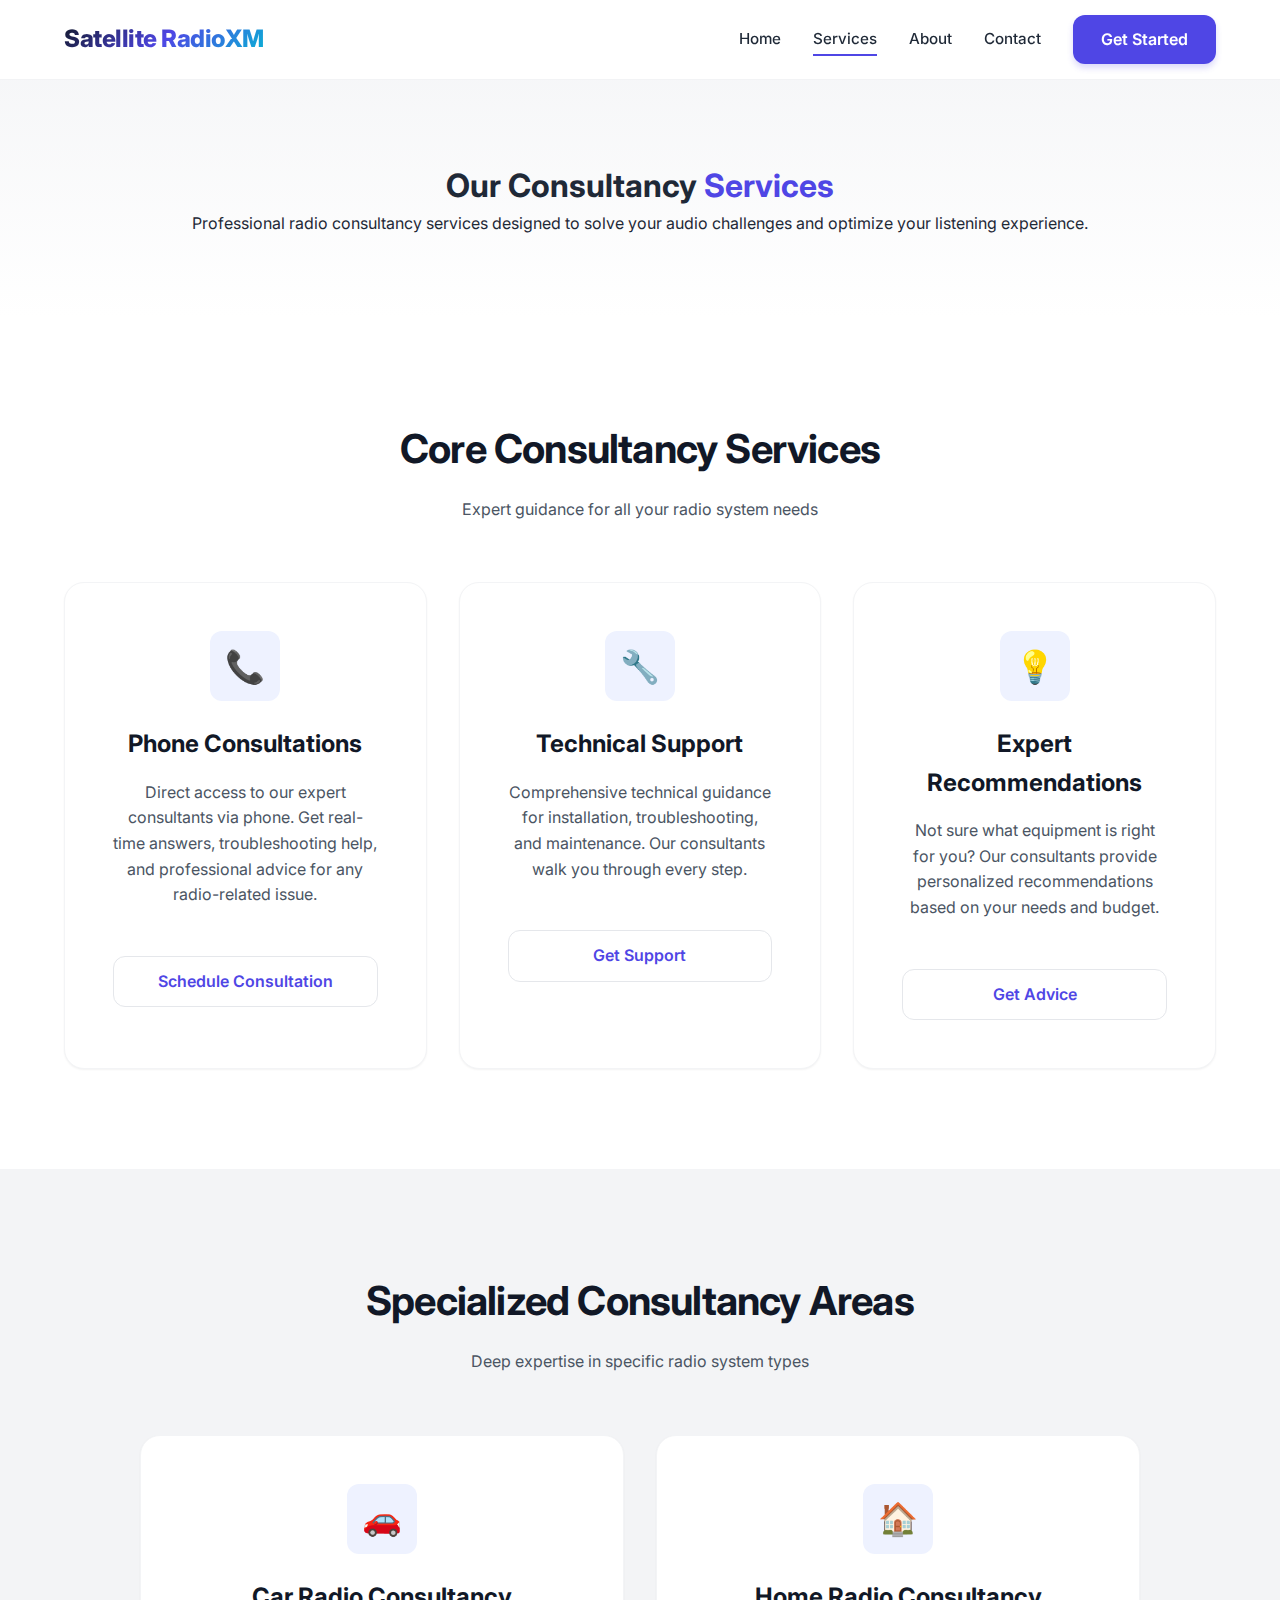
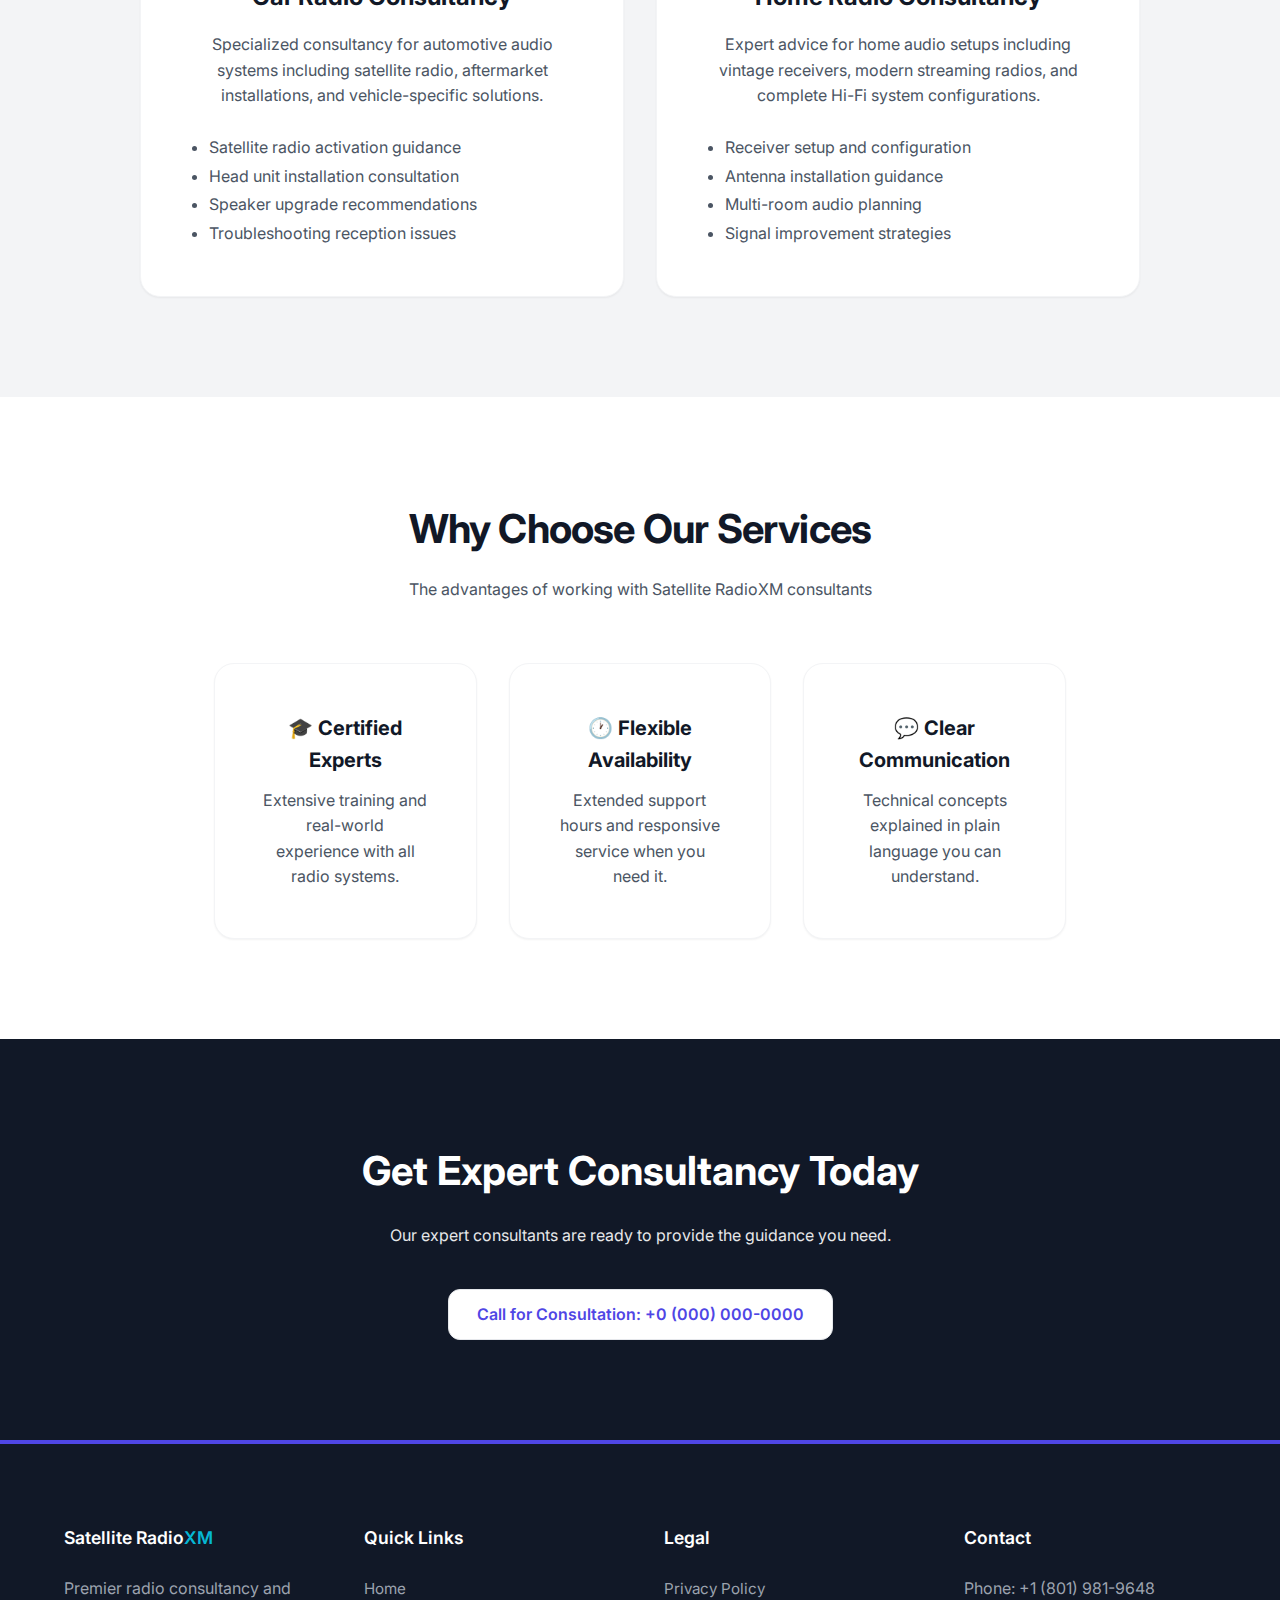
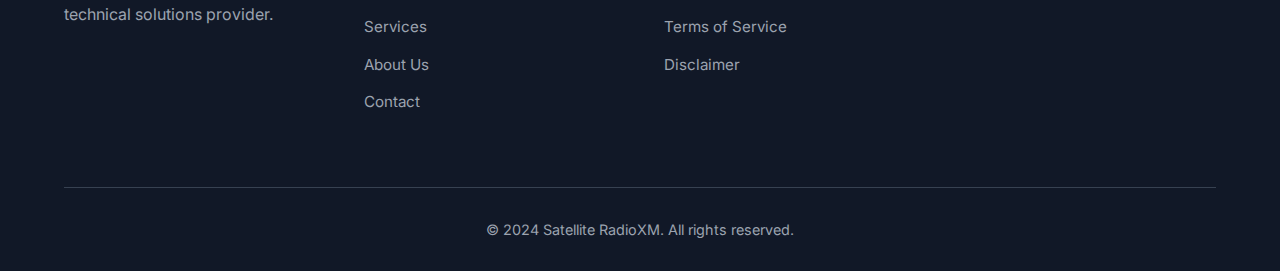
<file: services.html>
<!DOCTYPE html>
<html lang="en">

<head>
    <meta charset="UTF-8">
    <meta name="viewport" content="width=device-width, initial-scale=1.0">
    <title>Radio Consultancy Services | Satellite RadioXM</title>
    <meta name="description"
        content="Comprehensive radio consultancy services including phone support, technical guidance, and expert recommendations for car and home radio systems.">
    <link rel="stylesheet" href="css/style.css">
    <link rel="preconnect" href="https://fonts.googleapis.com">
    <link rel="preconnect" href="https://fonts.gstatic.com" crossorigin>
    <link href="https://fonts.googleapis.com/css2?family=Inter:wght@400;500;600;700;800&display=swap" rel="stylesheet">
</head>

<body>

    <!-- Header -->
    <header class="header">
        <div class="container nav">
            <a href="index.html" class="logo">
                Satellite Radio<span class="text-accent">XM</span>
            </a>
            <button class="mobile-menu-btn" aria-label="Toggle navigation">&#9776;</button>
            <nav class="nav-links">
                <a href="index.html">Home</a>
                <a href="services.html" class="active">Services</a>
                <a href="about.html">About</a>
                <a href="contact.html">Contact</a>
                <a href="contact.html" class="btn btn-primary">Get Started</a>
            </nav>
        </div>
    </header>

    <!-- Page Hero -->
    <section class="hero-min">
        <div class="container animate-up">
            <h1>Our Consultancy <span class="text-primary">Services</span></h1>
            <p>Professional radio consultancy services designed to solve your audio challenges and optimize your
                listening experience.</p>
        </div>
    </section>

    <!-- Core Services Section -->
    <section class="section-padding bg-surface">
        <div class="container">
            <div class="section-header animate-up">
                <h2>Core Consultancy Services</h2>
                <p class="text-light">Expert guidance for all your radio system needs</p>
            </div>

            <div class="features-grid">
                <article class="feature-card animate-up delay-100">
                    <div class="icon-box">📞</div>
                    <h3>Phone Consultations</h3>
                    <p class="text-light mb-md">Direct access to our expert consultants via phone. Get real-time
                        answers, troubleshooting help, and professional advice for any radio-related issue.</p>
                    <a href="contact.html" class="btn btn-secondary" style="width: 100%; margin-top: 24px;">Schedule
                        Consultation</a>
                </article>

                <article class="feature-card animate-up delay-200">
                    <div class="icon-box">🔧</div>
                    <h3>Technical Support</h3>
                    <p class="text-light mb-md">Comprehensive technical guidance for installation, troubleshooting, and
                        maintenance. Our consultants walk you through every step.</p>
                    <a href="contact.html" class="btn btn-secondary" style="width: 100%; margin-top: 24px;">Get
                        Support</a>
                </article>

                <article class="feature-card animate-up delay-300">
                    <div class="icon-box">💡</div>
                    <h3>Expert Recommendations</h3>
                    <p class="text-light mb-md">Not sure what equipment is right for you? Our consultants provide
                        personalized recommendations based on your needs and budget.</p>
                    <a href="contact.html" class="btn btn-secondary" style="width: 100%; margin-top: 24px;">Get
                        Advice</a>
                </article>
            </div>
        </div>
    </section>

    <!-- Specialized Services Section -->
    <section class="section-padding">
        <div class="container">
            <div class="section-header animate-up">
                <h2>Specialized Consultancy Areas</h2>
                <p class="text-light">Deep expertise in specific radio system types</p>
            </div>

            <div class="features-grid" style="max-width: 1000px; margin: 0 auto;">
                <article class="feature-card animate-up delay-100">
                    <div class="icon-box">🚗</div>
                    <h3>Car Radio Consultancy</h3>
                    <p class="text-light mb-md">Specialized consultancy for automotive audio systems including
                        satellite radio, aftermarket installations, and vehicle-specific solutions.</p>

                    <div class="text-left" style="margin-top: 20px;">
                        <ul class="text-light" style="list-style: disc; padding-left: 20px; line-height: 1.8;">
                            <li>Satellite radio activation guidance</li>
                            <li>Head unit installation consultation</li>
                            <li>Speaker upgrade recommendations</li>
                            <li>Troubleshooting reception issues</li>
                        </ul>
                    </div>
                </article>

                <article class="feature-card animate-up delay-200">
                    <div class="icon-box">🏠</div>
                    <h3>Home Radio Consultancy</h3>
                    <p class="text-light mb-md">Expert advice for home audio setups including vintage receivers, modern
                        streaming radios, and complete Hi-Fi system configurations.</p>

                    <div class="text-left" style="margin-top: 20px;">
                        <ul class="text-light" style="list-style: disc; padding-left: 20px; line-height: 1.8;">
                            <li>Receiver setup and configuration</li>
                            <li>Antenna installation guidance</li>
                            <li>Multi-room audio planning</li>
                            <li>Signal improvement strategies</li>
                        </ul>
                    </div>
                </article>
            </div>
        </div>
    </section>

    <!-- Service Benefits Section -->
    <section class="section-padding bg-surface">
        <div class="container" style="max-width: 900px;">
            <div class="section-header animate-up">
                <h2>Why Choose Our Services</h2>
                <p class="text-light">The advantages of working with Satellite RadioXM consultants</p>
            </div>

            <div class="features-grid" style="grid-template-columns: repeat(auto-fit, minmax(250px, 1fr));">
                <div class="feature-card text-left animate-up delay-100">
                    <h3 style="font-size: 1.25rem; margin-bottom: 12px;">🎓 Certified Experts</h3>
                    <p class="text-light">Extensive training and real-world experience with all radio systems.</p>
                </div>

                <div class="feature-card text-left animate-up delay-200">
                    <h3 style="font-size: 1.25rem; margin-bottom: 12px;">🕐 Flexible Availability</h3>
                    <p class="text-light">Extended support hours and responsive service when you need it.</p>
                </div>

                <div class="feature-card text-left animate-up delay-300">
                    <h3 style="font-size: 1.25rem; margin-bottom: 12px;">💬 Clear Communication</h3>
                    <p class="text-light">Technical concepts explained in plain language you can understand.</p>
                </div>
            </div>
        </div>
    </section>

    <!-- CTA Section -->
    <section class="cta-band section-padding">
        <div class="container animate-up">
            <h2>Get Expert Consultancy Today</h2>
            <p class="text-white mb-lg" style="opacity: 0.9; max-width: 600px; margin-left: auto; margin-right: auto;">
                Our expert consultants are ready to provide the guidance you need.</p>
            <a href="tel:+00000000000" class="btn btn-secondary">Call for Consultation: +0 (000) 000-0000</a>
        </div>
    </section>

    <!-- Footer -->
    <footer class="footer">
        <div class="container">
            <div class="footer-grid">
                <div>
                    <h3 class="text-white">Satellite Radio<span class="text-accent">XM</span></h3>
                    <p style="max-width: 300px;">Premier radio consultancy and technical solutions provider.</p>
                </div>
                <div>
                    <h3>Quick Links</h3>
                    <ul class="footer-links">
                        <li><a href="index.html">Home</a></li>
                        <li><a href="services.html">Services</a></li>
                        <li><a href="about.html">About Us</a></li>
                        <li><a href="contact.html">Contact</a></li>
                    </ul>
                </div>
                <div>
                    <h3>Legal</h3>
                    <ul class="footer-links">
                        <li><a href="privacy.html">Privacy Policy</a></li>
                        <li><a href="terms.html">Terms of Service</a></li>
                        <li><a href="contact.html">Disclaimer</a></li>
                    </ul>
                </div>
                <div>
                    <h3>Contact</h3>
                    <ul class="footer-links">
                        <li><span>Phone:</span> +1 (801) 981-9648</li>
                    </ul>
                </div>
            </div>
            <div class="copyright">
                <p>&copy; 2024 Satellite RadioXM. All rights reserved.</p>
            </div>
        </div>
    </footer>
    <script src="js/main.js"></script>
</body>

</html>
</file>
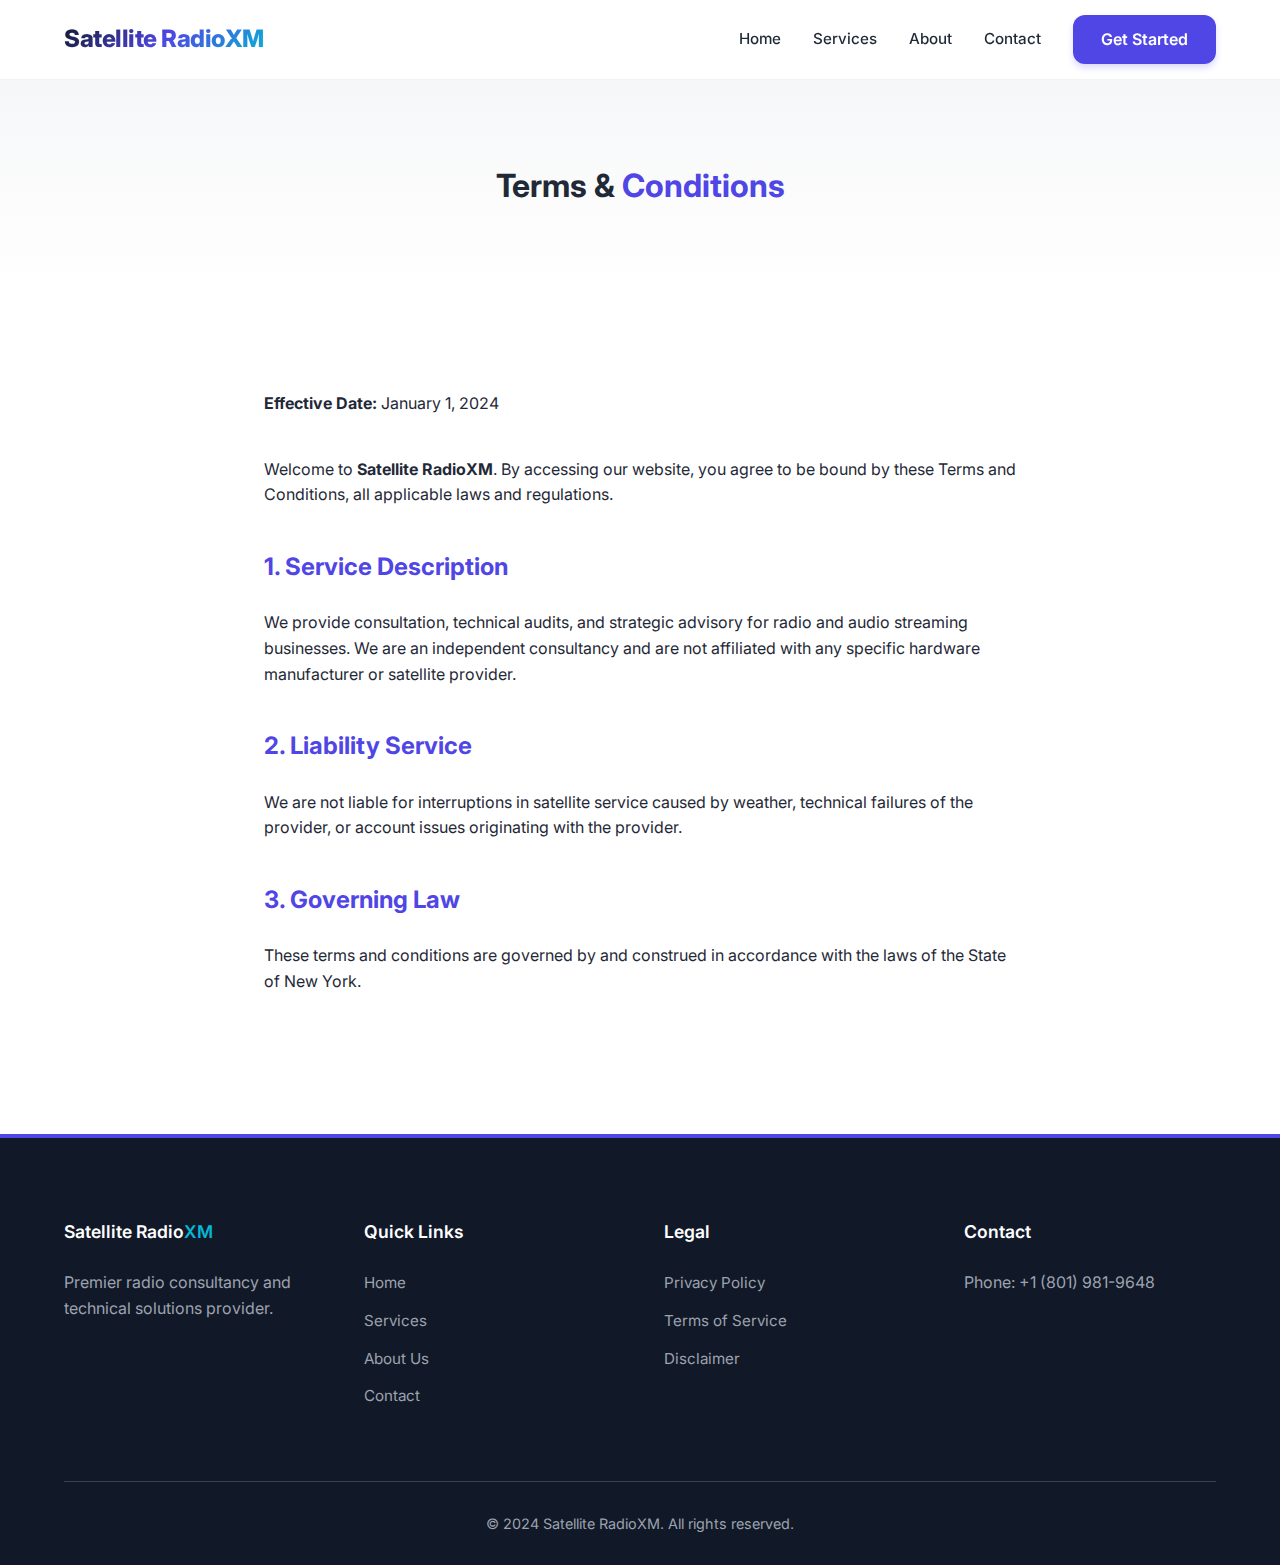
<file: terms.html>
<!DOCTYPE html>
<html lang="en">

<head>
    <meta charset="UTF-8">
    <meta name="viewport" content="width=device-width, initial-scale=1.0">
    <title>Terms and Conditions | Satellite RadioXM</title>
    <link rel="stylesheet" href="css/style.css">
    <link rel="preconnect" href="https://fonts.googleapis.com">
    <link rel="preconnect" href="https://fonts.gstatic.com" crossorigin>
    <link href="https://fonts.googleapis.com/css2?family=Inter:wght@400;500;600;700;800&display=swap" rel="stylesheet">
</head>

<body>

    <!-- Header -->
    <header class="header">
        <div class="container nav">
            <a href="index.html" class="logo">
                Satellite Radio<span class="text-accent">XM</span>
            </a>
            <button class="mobile-menu-btn" aria-label="Toggle navigation">&#9776;</button>
            <nav class="nav-links">
                <a href="index.html">Home</a>
                <a href="services.html">Services</a>
                <a href="about.html">About</a>
                <a href="contact.html">Contact</a>
                <a href="contact.html" class="btn btn-primary">Get Started</a>
            </nav>
        </div>
    </header>

    <!-- Page Header -->
    <section class="hero-min">
        <div class="container animate-up">
            <h1>Terms & <span class="text-primary">Conditions</span></h1>
        </div>
    </section>

    <!-- Content -->
    <section class="section-padding bg-surface">
        <div class="container animate-up delay-100" style="max-width: 800px;">

            <p class="mb-lg"><strong>Effective Date:</strong> January 1, 2024</p>

            <p class="mb-lg">Welcome to <strong>Satellite RadioXM</strong>. By accessing our website, you agree to be
                bound by
                these Terms and Conditions, all applicable laws and regulations.</p>

            <h2 class="text-primary mb-md" style="font-size: 1.5rem;">1. Service Description</h2>
            <p class="mb-lg">We provide consultation, technical audits, and strategic advisory for radio and audio
                streaming
                businesses. We are an independent consultancy and are not affiliated with any specific hardware
                manufacturer or satellite provider.
            </p>

            <h2 class="text-primary mb-md" style="font-size: 1.5rem;">2. Liability Service</h2>
            <p class="mb-lg">We are not liable for interruptions in satellite service caused by weather, technical
                failures of the
                provider, or account issues originating with the provider.</p>

            <h2 class="text-primary mb-md" style="font-size: 1.5rem;">3. Governing Law</h2>
            <p class="mb-lg">These terms and conditions are governed by and construed in accordance with the laws of the
                State of New
                York.</p>
        </div>
    </section>

    <!-- Footer -->
    <footer class="footer">
        <div class="container">
            <div class="footer-grid">
                <div>
                    <h3 class="text-white">Satellite Radio<span class="text-accent">XM</span></h3>
                    <p style="max-width: 300px;">Premier radio consultancy and technical solutions
                        provider.</p>
                </div>
                <div>
                    <h3>Quick Links</h3>
                    <ul class="footer-links">
                        <li><a href="index.html">Home</a></li>
                        <li><a href="services.html">Services</a></li>
                        <li><a href="about.html">About Us</a></li>
                        <li><a href="contact.html">Contact</a></li>
                    </ul>
                </div>
                <div>
                    <h3>Legal</h3>
                    <ul class="footer-links">
                        <li><a href="privacy.html">Privacy Policy</a></li>
                        <li><a href="terms.html">Terms of Service</a></li>
                        <li><a href="contact.html">Disclaimer</a></li>
                    </ul>
                </div>
                <div>
                    <h3>Contact</h3>
                    <ul class="footer-links">
                        <li><span>Phone:</span> +1 (801) 981-9648</li>
                    </ul>
                </div>
            </div>
            <div class="copyright">
                <p>&copy; 2024 Satellite RadioXM. All rights reserved.</p>
            </div>
        </div>
    </footer>
    <script src="js/main.js"></script>
</body>

</html>
</file>
<file: css/style.css>
:root {
    /* Deep Charcoal & Indigo Theme */
    --primary-color: #111827;
    /* Gray 900 */
    --primary-light: #1F2937;
    /* Gray 800 */
    --secondary-color: #4F46E5;
    /* Indigo 600 */
    --secondary-hover: #4338CA;
    /* Indigo 700 */
    --accent-color: #06B6D4;
    /* Cyan 500 */

    --text-main: #1F2937;
    /* Gray 800 */
    --text-muted: #4B5563;
    /* Gray 600 */
    --text-light: #9CA3AF;
    /* Gray 400 */
    --white: #FFFFFF;

    /* Backgrounds */
    --bg-body: #F3F4F6;
    /* Gray 100 */
    --bg-surface: #FFFFFF;
    --bg-surface-alt: #F9FAFB;
    /* Gray 50 */

    /* Gradients */
    --gradient-primary: linear-gradient(135deg, #111827 0%, #374151 100%);
    --gradient-hero: linear-gradient(to bottom, #F3F4F6, #FFFFFF);

    /* Layout */
    --container-width: 1200px;
    --header-height: 80px;

    /* Shapes */
    --radius-sm: 6px;
    --radius-md: 12px;
    --radius-lg: 20px;
    --radius-full: 9999px;

    /* Shadows */
    --shadow-sm: 0 1px 2px 0 rgba(0, 0, 0, 0.05);
    --shadow-md: 0 4px 6px -1px rgba(0, 0, 0, 0.1), 0 2px 4px -1px rgba(0, 0, 0, 0.06);
    --shadow-lg: 0 10px 15px -3px rgba(0, 0, 0, 0.1), 0 4px 6px -2px rgba(0, 0, 0, 0.05);
    --shadow-xl: 0 20px 25px -5px rgba(0, 0, 0, 0.1), 0 10px 10px -5px rgba(0, 0, 0, 0.04);

    /* Animation */
    --transition-base: all 0.3s cubic-bezier(0.4, 0, 0.2, 1);
}

*,
*::before,
*::after {
    margin: 0;
    padding: 0;
    box-sizing: border-box;
}

html {
    scroll-behavior: smooth;
}

body {
    font-family: 'Inter', system-ui, -apple-system, sans-serif;
    background-color: var(--bg-body);
    color: var(--text-main);
    line-height: 1.6;
    overflow-x: hidden;
    -webkit-font-smoothing: antialiased;
}

a {
    text-decoration: none;
    color: inherit;
    transition: var(--transition-base);
}

ul {
    list-style: none;
}

img {
    max-width: 100%;
    display: block;
}

/* Utilities */
.container {
    max-width: var(--container-width);
    margin: 0 auto;
    padding: 0 24px;
}

.text-center {
    text-align: center;
}

.text-left {
    text-align: left;
}

.text-primary {
    color: var(--secondary-color);
}

.text-accent {
    color: var(--accent-color);
}

.text-light {
    color: var(--text-muted);
}

.text-white {
    color: var(--white);
}

.mt-lg {
    margin-top: 60px;
}

.mb-md {
    margin-bottom: 24px;
}

.mb-lg {
    margin-bottom: 40px;
}

/* Buttons */
.btn {
    display: inline-flex;
    align-items: center;
    justify-content: center;
    padding: 12px 28px;
    border-radius: var(--radius-md);
    font-weight: 600;
    font-size: 1rem;
    cursor: pointer;
    transition: var(--transition-base);
    border: none;
}

.btn-primary {
    background: var(--secondary-color);
    color: var(--white);
    box-shadow: 0 4px 6px rgba(79, 70, 229, 0.2);
}

.btn-primary:hover {
    background: var(--secondary-hover);
    transform: translateY(-2px);
    box-shadow: 0 8px 15px rgba(79, 70, 229, 0.3);
}

.btn-secondary {
    background: var(--white);
    color: var(--secondary-color);
    border: 1px solid #E5E7EB;
}

.btn-secondary:hover {
    border-color: var(--secondary-color);
    background: #EEF2FF;
    transform: translateY(-2px);
}

/* Layout Utilities */
.section-padding {
    padding: 100px 0;
}

.bg-surface {
    background-color: var(--bg-surface);
}

.bg-surface-alt {
    background-color: var(--bg-surface-alt);
}

/* Animations */
@keyframes fadeInUp {
    from {
        opacity: 0;
        transform: translateY(20px);
    }

    to {
        opacity: 1;
        transform: translateY(0);
    }
}

.animate-up {
    animation: fadeInUp 0.6s ease-out forwards;
}

.delay-100 {
    animation-delay: 0.1s;
}

.delay-200 {
    animation-delay: 0.2s;
}

.delay-300 {
    animation-delay: 0.3s;
}

/* Header */
.header {
    height: var(--header-height);
    background: rgba(255, 255, 255, 0.95);
    backdrop-filter: blur(12px);
    -webkit-backdrop-filter: blur(12px);
    position: fixed;
    top: 0;
    width: 100%;
    z-index: 1000;
    border-bottom: 1px solid rgba(229, 231, 235, 0.5);
    transition: var(--transition-base);
}

.header.scrolled {
    background: rgba(255, 255, 255, 0.98);
    box-shadow: var(--shadow-sm);
    height: 70px;
}

.nav {
    display: flex;
    justify-content: space-between;
    align-items: center;
    height: 100%;
}

.logo {
    font-size: 1.5rem;
    font-weight: 800;
    letter-spacing: -0.02em;
    background: linear-gradient(135deg, #111827 0%, #4F46E5 50%, #06B6D4 100%);
    -webkit-background-clip: text;
    -webkit-text-fill-color: transparent;
    background-clip: text;
    position: relative;
    transition: var(--transition-base);
}

.logo:hover {
    background: linear-gradient(135deg, #4F46E5 0%, #06B6D4 50%, #111827 100%);
    -webkit-background-clip: text;
    -webkit-text-fill-color: transparent;
    background-clip: text;
    transform: translateY(-1px);
}

.nav-links {
    display: flex;
    align-items: center;
    gap: 32px;
}

.nav-links a:not(.btn) {
    color: var(--text-main);
    font-weight: 500;
    font-size: 0.95rem;
    position: relative;
    padding: 4px 0;
}

.nav-links a:not(.btn)::after {
    content: '';
    position: absolute;
    width: 0;
    height: 2px;
    bottom: 0;
    left: 0;
    background-color: var(--secondary-color);
    transition: width 0.3s ease;
}

.nav-links a:not(.btn):hover::after,
.nav-links a.active:not(.btn)::after {
    width: 100%;
}

.nav-links a:not(.btn):hover {
    color: var(--secondary-color);
}

.mobile-menu-btn {
    display: none;
    font-size: 1.5rem;
    background: none;
    border: none;
    cursor: pointer;
    color: var(--primary-color);
}

/* Hero Section */
.hero {
    position: relative;
    padding: 180px 0 120px;
    background: var(--gradient-hero);
    text-align: center;
    overflow: hidden;
}

.hero-min {
    padding: 160px 0 80px;
    background: var(--gradient-hero);
    text-align: center;
    min-height: auto;
}

.hero h1 {
    font-size: clamp(2.5rem, 5vw, 4.5rem);
    font-weight: 800;
    color: var(--primary-color);
    margin-bottom: 24px;
    line-height: 1.1;
    letter-spacing: -0.03em;
}

.hero p {
    font-size: 1.25rem;
    color: var(--text-muted);
    max-width: 600px;
    margin: 0 auto 40px;
}

.credential-badges {
    margin-top: 60px;
    display: flex;
    gap: 16px;
    justify-content: center;
    flex-wrap: wrap;
}

.badge {
    display: flex;
    align-items: center;
    gap: 8px;
    padding: 10px 24px;
    background: var(--white);
    border-radius: var(--radius-full);
    box-shadow: var(--shadow-sm);
    font-weight: 500;
    color: var(--text-main);
    border: 1px solid #E5E7EB;
    font-size: 0.95rem;
    transition: var(--transition-base);
}

.badge:hover {
    transform: translateY(-2px);
    box-shadow: var(--shadow-md);
    border-color: var(--secondary-color);
}

/* Services Section */
.section-header {
    text-align: center;
    margin-bottom: 60px;
    max-width: 700px;
    margin-left: auto;
    margin-right: auto;
}

.section-header h2 {
    font-size: 2.5rem;
    font-weight: 700;
    color: var(--primary-color);
    margin-bottom: 16px;
    letter-spacing: -0.02em;
}

.features-grid {
    display: grid;
    grid-template-columns: repeat(auto-fit, minmax(320px, 1fr));
    gap: 32px;
}

.feature-card {
    background: var(--white);
    padding: 48px;
    border-radius: var(--radius-lg);
    box-shadow: var(--shadow-sm);
    border: 1px solid #F3F4F6;
    transition: var(--transition-base);
    text-align: center;
    position: relative;
    overflow: hidden;
}

.feature-card:hover {
    transform: translateY(-8px);
    box-shadow: var(--shadow-xl);
    border-color: #E0E7FF;
}

.icon-box {
    width: 70px;
    height: 70px;
    background: #EEF2FF;
    border-radius: var(--radius-md);
    display: inline-flex;
    align-items: center;
    justify-content: center;
    font-size: 2rem;
    margin-bottom: 24px;
    color: var(--secondary-color);
    transition: var(--transition-base);
}

.feature-card:hover .icon-box {
    background: var(--secondary-color);
    color: var(--white);
    transform: scale(1.1) rotate(3deg);
}

.feature-card h3 {
    font-size: 1.5rem;
    font-weight: 700;
    margin-bottom: 16px;
    color: var(--primary-color);
}

.feature-link {
    display: inline-flex;
    align-items: center;
    gap: 6px;
    margin-top: 24px;
    color: var(--secondary-color);
    font-weight: 600;
    font-size: 1rem;
    transition: gap 0.2s;
}

.feature-link:hover {
    gap: 12px;
}

/* Call to Action Band */
.cta-band {
    background: var(--primary-color);
    color: var(--white);
    text-align: center;
    position: relative;
    overflow: hidden;
}

.cta-band h2 {
    font-size: 2.5rem;
    margin-bottom: 20px;
}

/* Contact/Forms */
.form-container {
    max-width: 600px;
    margin: 0 auto;
    background: var(--white);
    padding: 48px;
    border-radius: var(--radius-lg);
    box-shadow: var(--shadow-lg);
    border: 1px solid #E5E7EB;
}

.form-group {
    margin-bottom: 24px;
    text-align: left;
}

.form-group label {
    display: block;
    margin-bottom: 8px;
    font-weight: 600;
    font-size: 0.95rem;
    color: var(--text-main);
}

.form-group input,
.form-group textarea,
.form-group select {
    width: 100%;
    padding: 14px 18px;
    border: 1px solid #D1D5DB;
    border-radius: var(--radius-sm);
    font-family: inherit;
    font-size: 1rem;
    transition: all 0.2s;
    background: #F9FAFB;
}

.form-group input:focus,
.form-group textarea:focus,
.form-group select:focus {
    outline: none;
    border-color: var(--secondary-color);
    background: #FFFFFF;
    box-shadow: 0 0 0 4px rgba(79, 70, 229, 0.1);
}

/* Footer (Fat Footer) */
.footer {
    background: var(--primary-color);
    color: #9CA3AF;
    padding: 80px 0 30px;
    border-top: 4px solid var(--secondary-color);
}

.footer-grid {
    display: grid;
    grid-template-columns: repeat(auto-fit, minmax(200px, 1fr));
    gap: 48px;
    margin-bottom: 60px;
}

.footer h3 {
    color: var(--white);
    font-size: 1.1rem;
    font-weight: 600;
    margin-bottom: 24px;
}

.footer-links li {
    margin-bottom: 12px;
}

.footer-links a {
    color: #9CA3AF;
    font-size: 0.95rem;
    transition: color 0.2s;
}

.footer-links a:hover {
    color: var(--white);
    padding-left: 4px;
}

.copyright {
    border-top: 1px solid #374151;
    padding-top: 30px;
    text-align: center;
    font-size: 0.9rem;
}

/* Responsive Styles */
@media (max-width: 768px) {
    .nav-links {
        display: none;
        position: fixed;
        top: var(--header-height);
        left: 0;
        right: 0;
        background: var(--white);
        flex-direction: column;
        padding: 30px;
        box-shadow: var(--shadow-xl);
        border-top: 1px solid #E5E7EB;
        align-items: stretch;
        gap: 16px;
    }

    .nav-links.active {
        display: flex;
        animation: fadeInUp 0.3s ease-out;
    }

    .nav-links a:not(.btn) {
        text-align: center;
        padding: 12px;
        border-radius: var(--radius-sm);
        background: #F9FAFB;
    }

    .mobile-menu-btn {
        display: block;
    }

    .hero {
        padding: 140px 0 80px;
    }

    .hero h1 {
        font-size: 2.5rem;
    }

    .section-padding {
        padding: 60px 0;
    }

    .feature-card {
        padding: 32px;
    }
}
</file>
